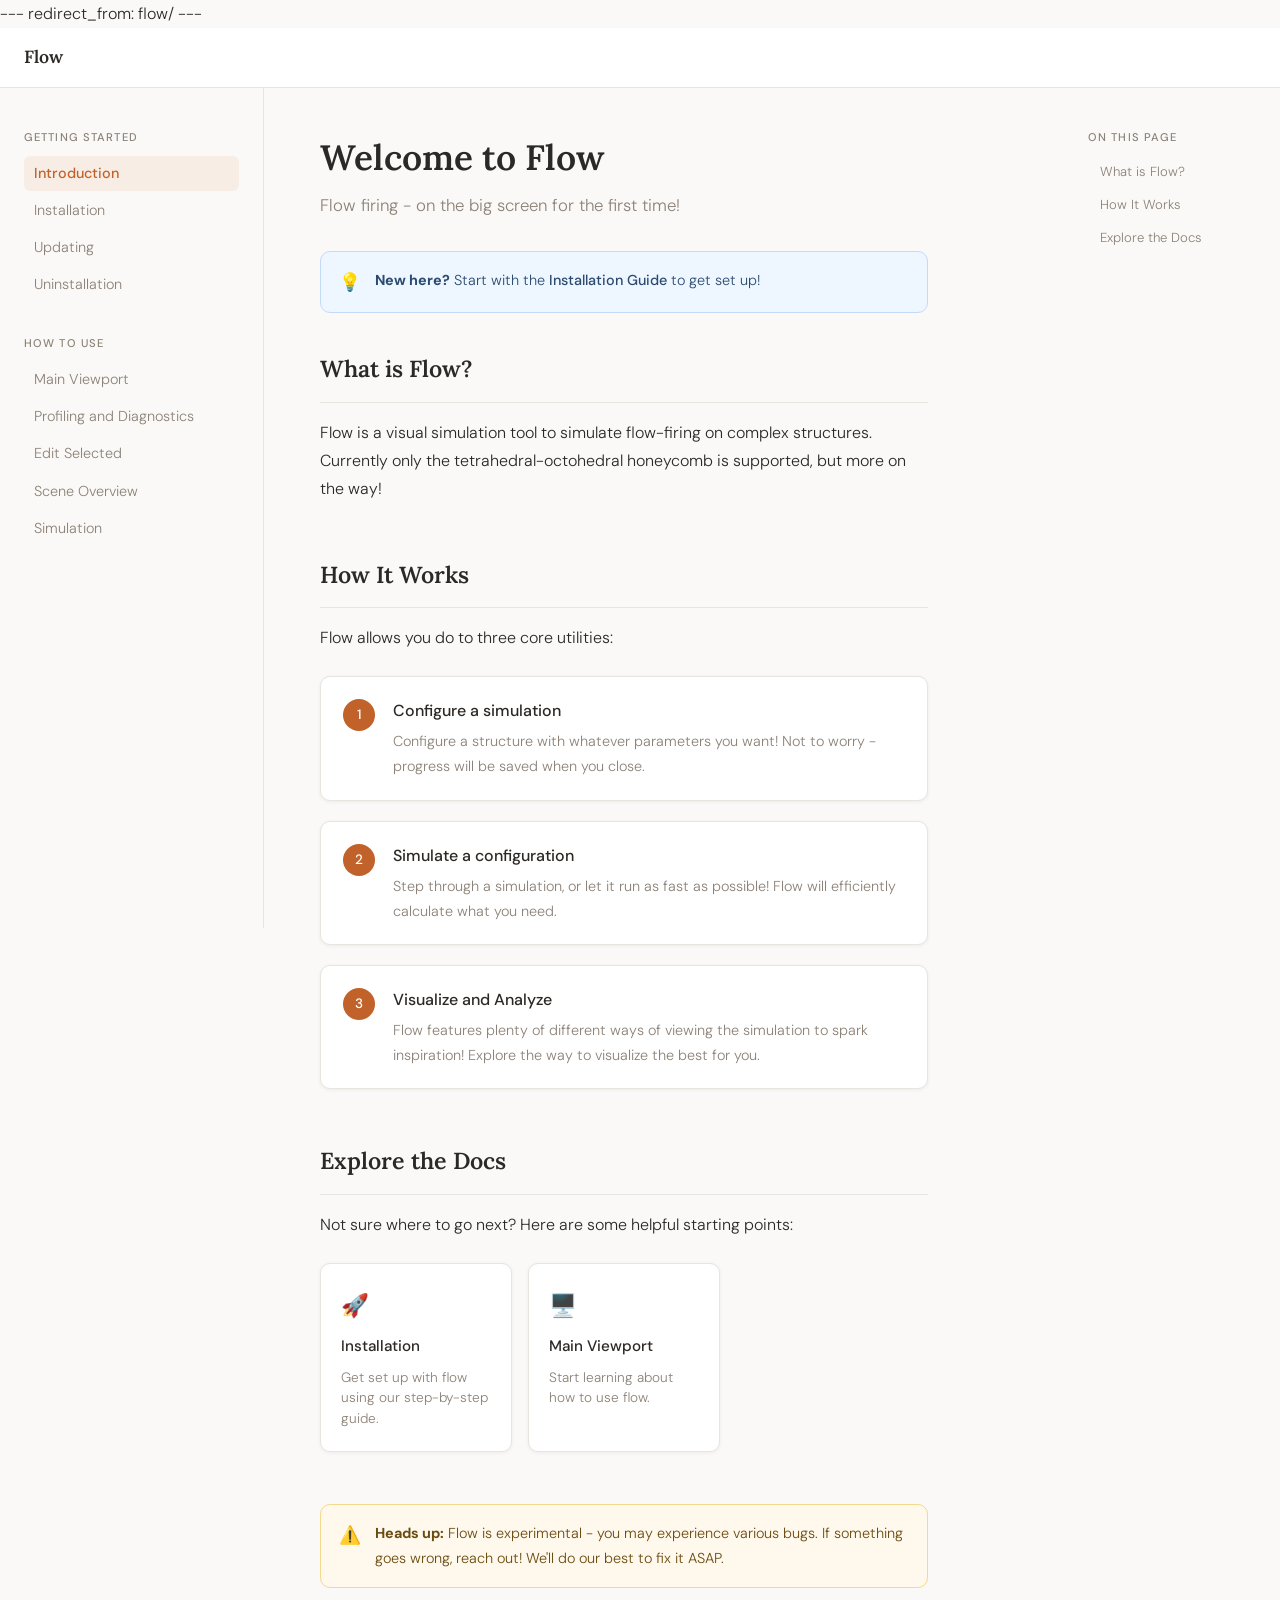
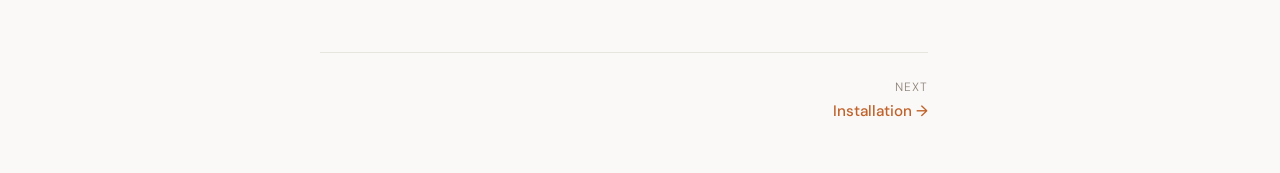
<file: index.html>
---
redirect_from: flow/
---

<!DOCTYPE html>
<html lang="en">
<head>
  <meta charset="UTF-8" />
  <meta name="viewport" content="width=device-width, initial-scale=1.0" />
  <title>Flow — Documentation</title>
  <link rel="stylesheet" href="flow.css" />
  <link rel="preconnect" href="https://fonts.googleapis.com" />
  <link rel="preconnect" href="https://fonts.gstatic.com" crossorigin />
  <link href="https://fonts.googleapis.com/css2?family=Lora:ital,wght@0,400;0,600;1,400&family=DM+Sans:wght@300;400;500&display=swap" rel="stylesheet" />
</head>
<body>

  <!-- ── Top Navigation ── -->
  <header class="topbar">
    <div class="topbar-inner">
      <a href="index.html" class="logo">
        <span class="logo-text">Flow</span>
      </a>
    </div>
  </header>

  <div class="layout">

    <!-- ── Sidebar ── -->
    <aside class="sidebar">
      <div class="sidebar-section">
        <p class="sidebar-label">Getting Started</p>
        <ul>
          <li><a href="flow.html" class="active">Introduction</a></li>
          <li><a href="installation.html">Installation</a></li>
          <li><a href="updating.html">Updating</a></li>
          <li><a href="uninstallation.html">Uninstallation</a></li>
        </ul>
      </div>
      <div class="sidebar-section">
        <p class="sidebar-label">How to Use</p>
        <ul>
          <li><a href="mainviewport.html">Main Viewport</a></li>
          <li><a href="profiling.html">Profiling and Diagnostics</a></li>
          <li><a href="editselected.html">Edit Selected</a></li>
          <li><a href="sceneoverview.html">Scene Overview</a></li>
          <li><a href="simulation.html">Simulation</a></li>
        </ul>
      </div>
    </aside>

    <!-- ── Main Content ── -->
    <main class="content">

      <!-- Page Header -->
      <div class="page-header">
        <h1>Welcome to Flow</h1>
        <p class="page-subtitle">Flow firing - on the big screen for the first time!</p>
      </div>

      <!-- Callout / Tip -->
      <div class="callout callout-tip">
        <span class="callout-icon">💡</span>
        <div>
          <strong>New here?</strong> Start with the <a href="installation.html">Installation Guide</a> to get set up!
        </div>
      </div>

      <!-- Section -->
      <section class="doc-section">
        <h2 id="what-is-flow">What is Flow?</h2>
        <p>
          Flow is a visual simulation tool to simulate flow-firing on complex structures. Currently only
          the tetrahedral-octohedral honeycomb is supported, but more on the way!
        </p>
      </section>

      <!-- Section with steps -->
      <section class="doc-section">
        <h2 id="how-it-works">How It Works</h2>
        <p>Flow allows you do to three core utilities:</p>

        <div class="steps">
          <div class="step">
            <div class="step-number">1</div>
            <div class="step-body">
              <h3>Configure a simulation</h3>
              <p>Configure a structure with whatever parameters you want! Not to worry - progress will be saved when you close.</p>
            </div>
          </div>
          <div class="step">
            <div class="step-number">2</div>
            <div class="step-body">
              <h3>Simulate a configuration</h3>
              <p>Step through a simulation, or let it run as fast as possible! Flow will efficiently calculate what you need.</p>
            </div>
          </div>
          <div class="step">
            <div class="step-number">3</div>
            <div class="step-body">
              <h3>Visualize and Analyze</h3>
              <p>Flow features plenty of different ways of viewing the simulation to spark inspiration! Explore the way to visualize the best for you.</p>
            </div>
          </div>
        </div>
      </section>

      <!-- Section with card grid -->
      <section class="doc-section">
        <h2 id="explore-the-docs">Explore the Docs</h2>
        <p>Not sure where to go next? Here are some helpful starting points:</p>

        <div class="card-grid">
          <a href="installation.html" class="card">
            <span class="card-icon">🚀</span>
            <h3>Installation</h3>
            <p>Get set up with flow using our step-by-step guide.</p>
          </a>
          <a href="mainviewport.html" class="card">
            <span class="card-icon">🖥️</span>
            <h3>Main Viewport</h3>
            <p>Start learning about how to use flow.</p>
          </a>
        </div>
      </section>

      <!-- Callout / Warning -->
      <div class="callout callout-warning">
        <span class="callout-icon">⚠️</span>
        <div>
          <strong>Heads up:</strong> Flow is experimental - you may experience various bugs. If something goes wrong, reach out! We'll do our best to fix it ASAP.
        </div>
      </div>

      <!-- Page footer nav -->
      <div class="page-nav">
        <div></div>
        <a href="installation.html" class="page-nav-next">
          <span class="page-nav-label">Next</span>
          <span class="page-nav-title">Installation →</span>
        </a>
      </div>

    </main>

    <!-- ── Right TOC ── -->
    <aside class="toc">
      <p class="toc-title">On this page</p>
      <ul>
        <li><a href="#what-is-flow">What is Flow?</a></li>
        <li><a href="#how-it-works">How It Works</a></li>
        <li><a href="#explore-the-docs">Explore the Docs</a></li>
      </ul>
    </aside>

  </div>

</body>
</html>
</file>
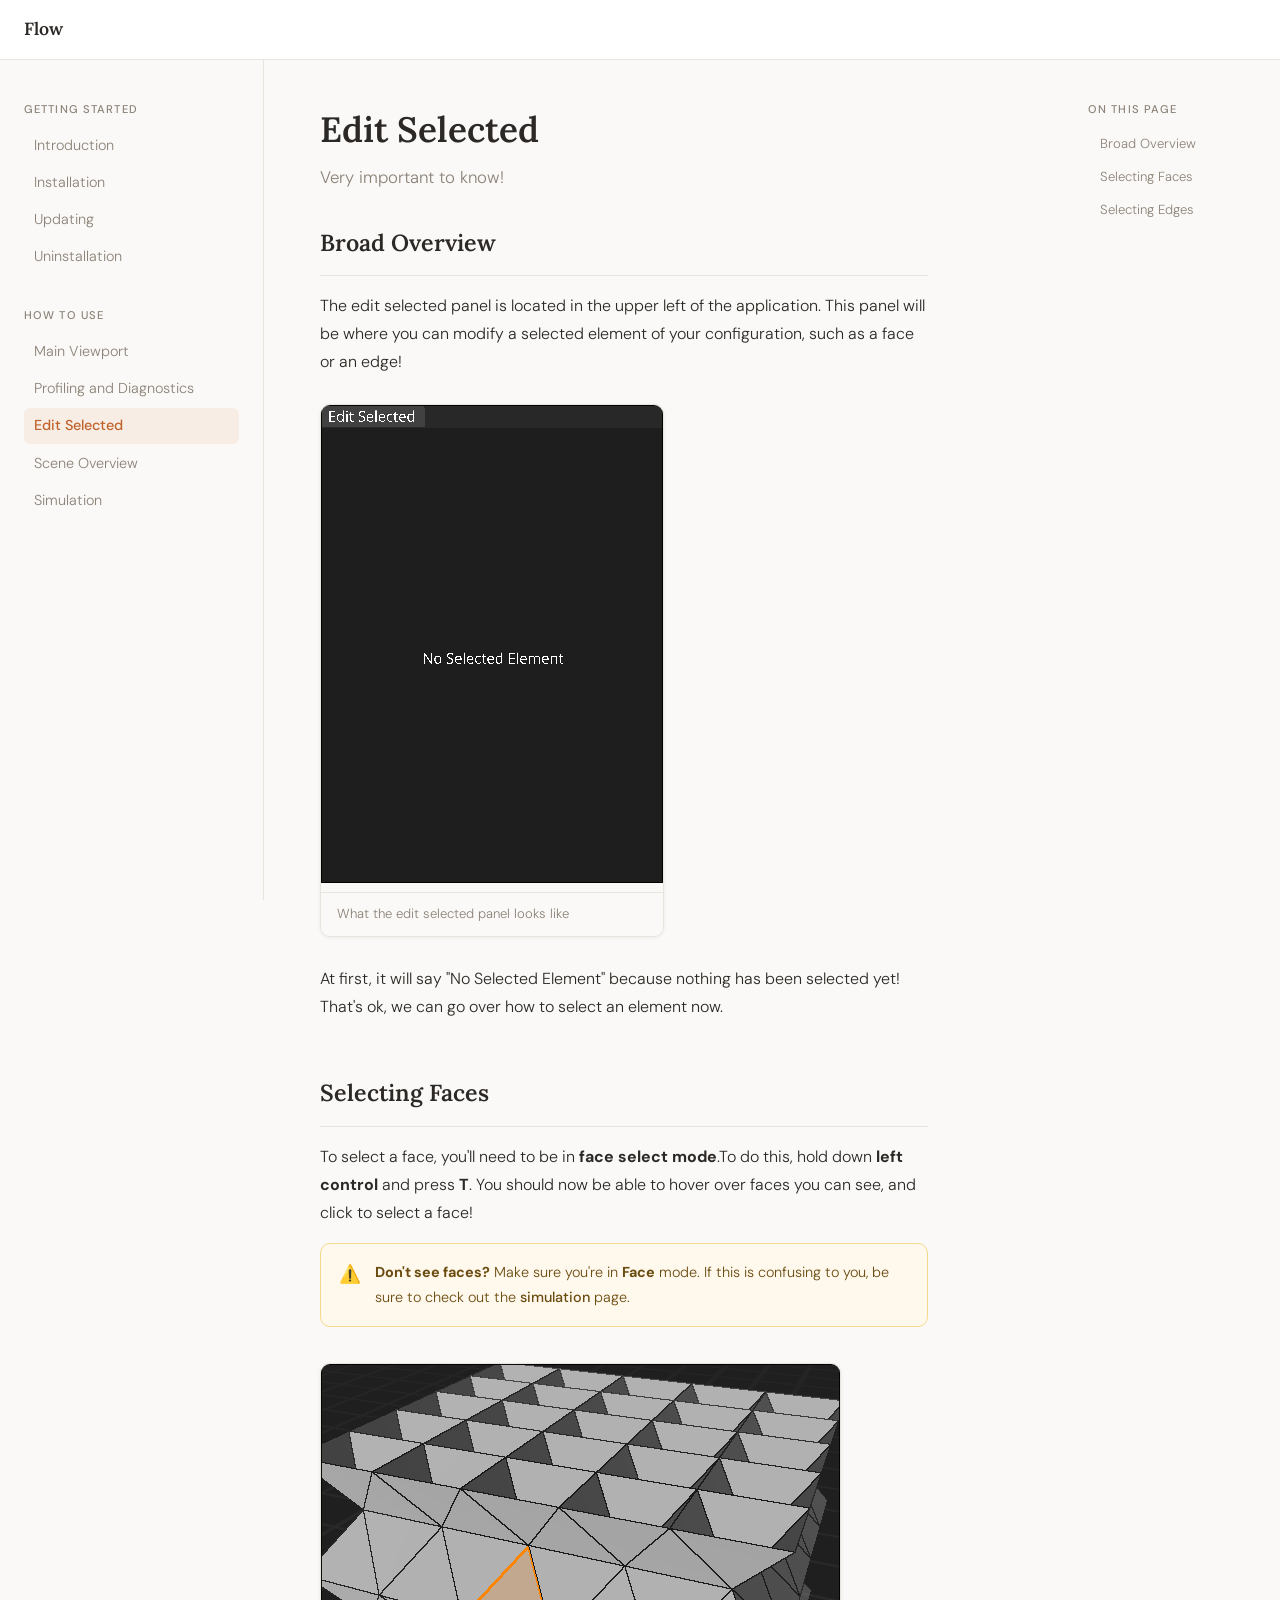
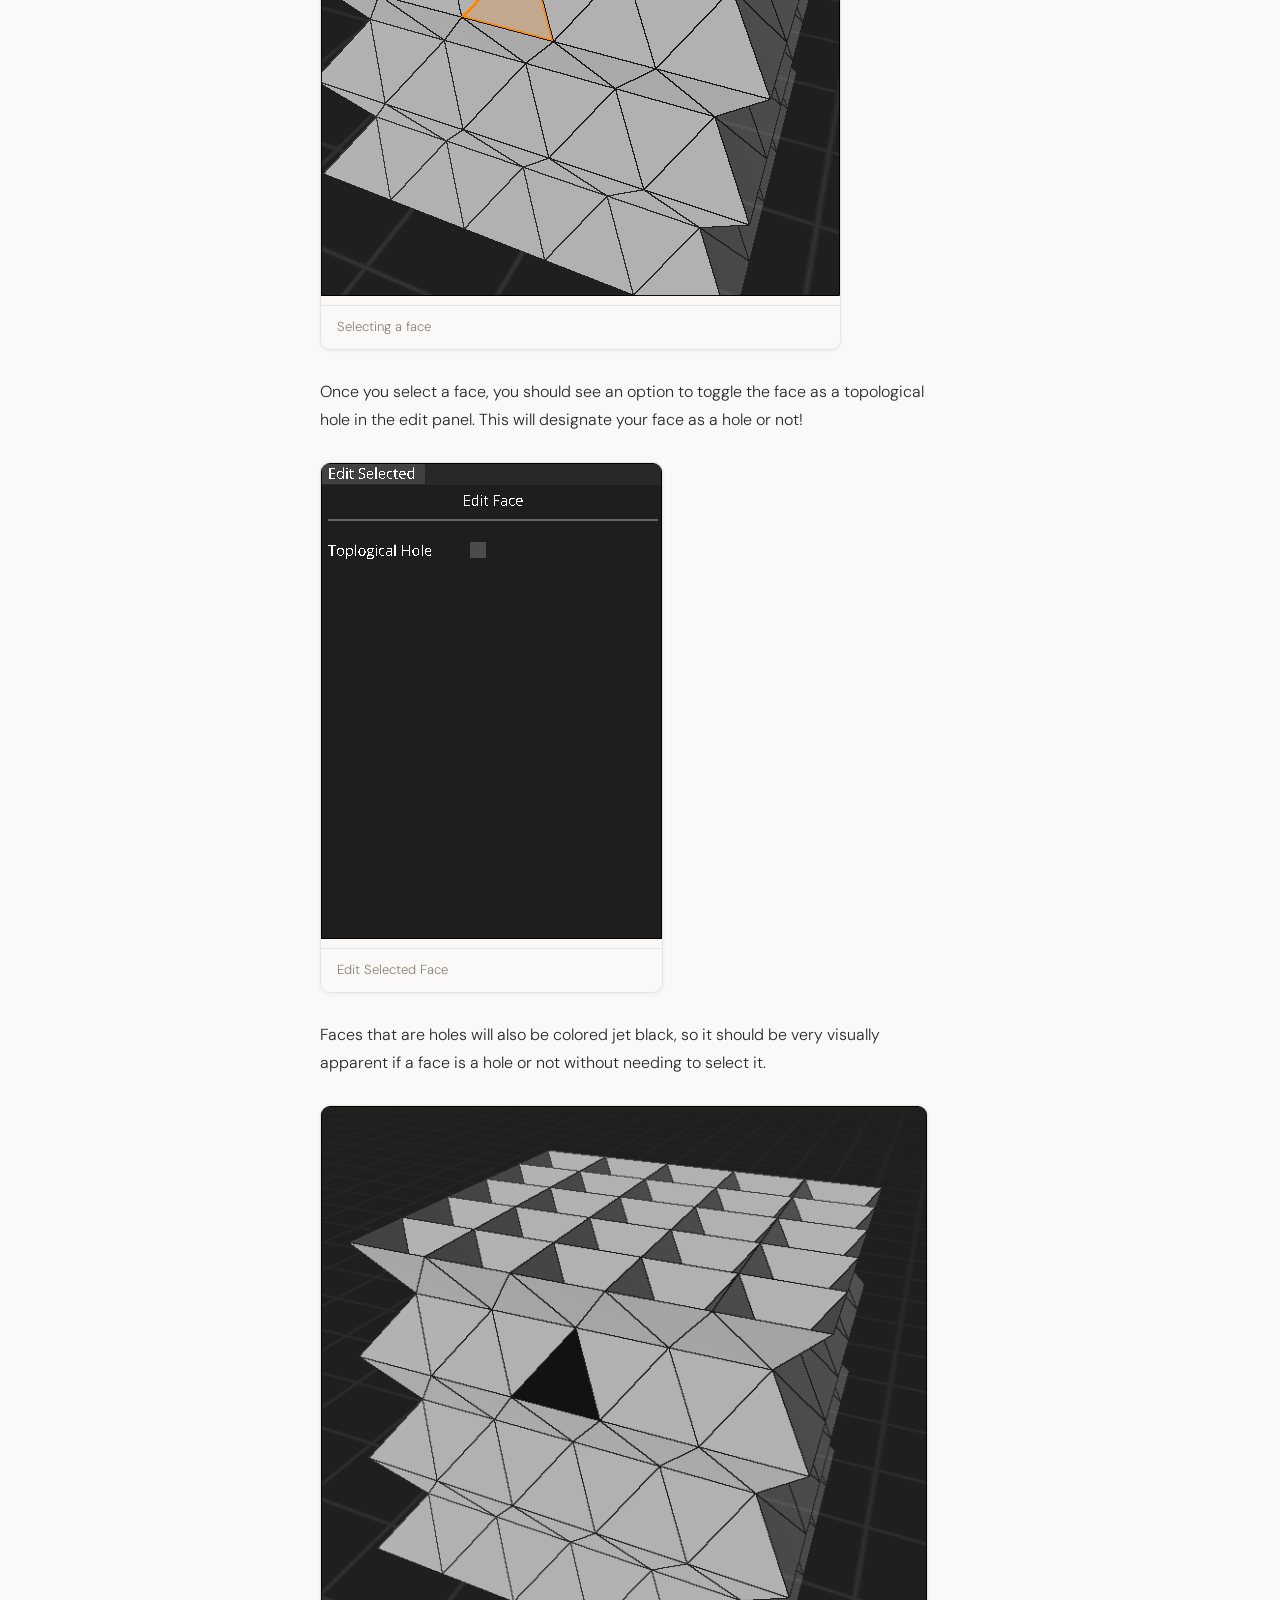
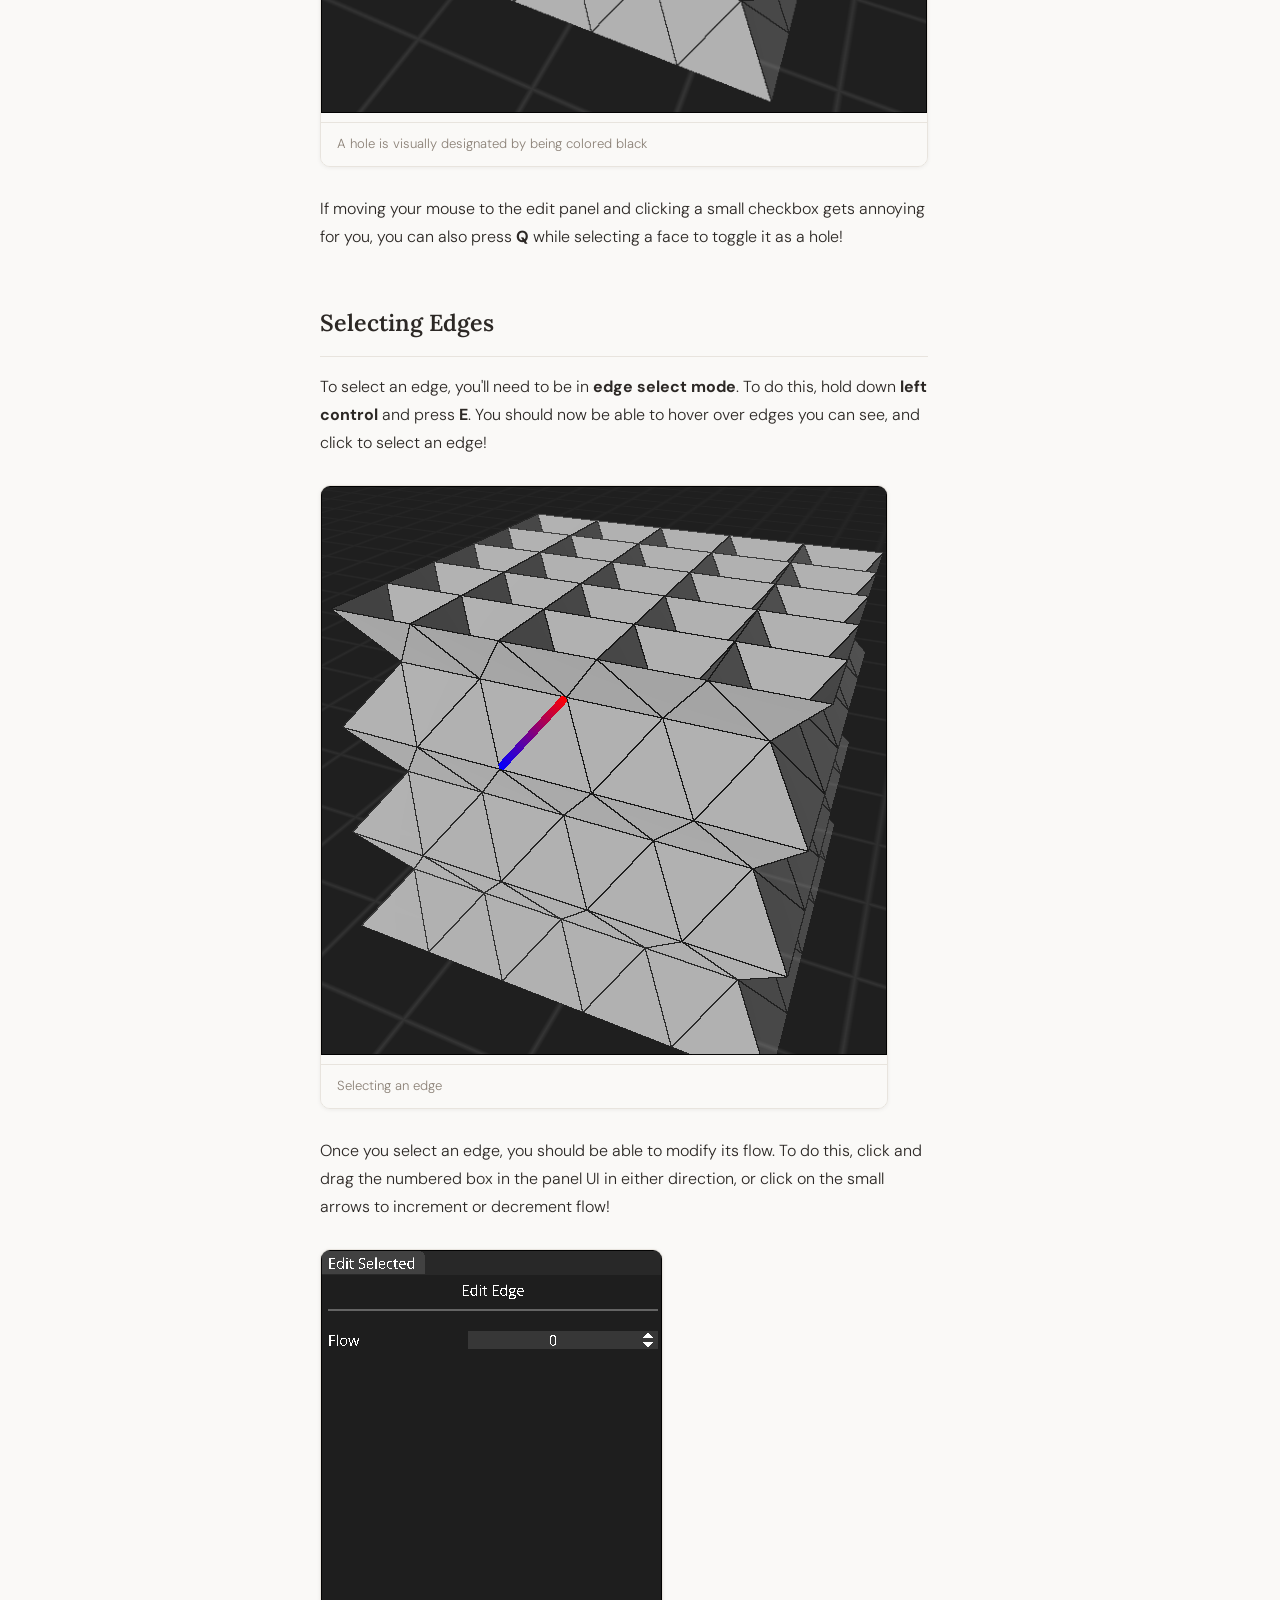
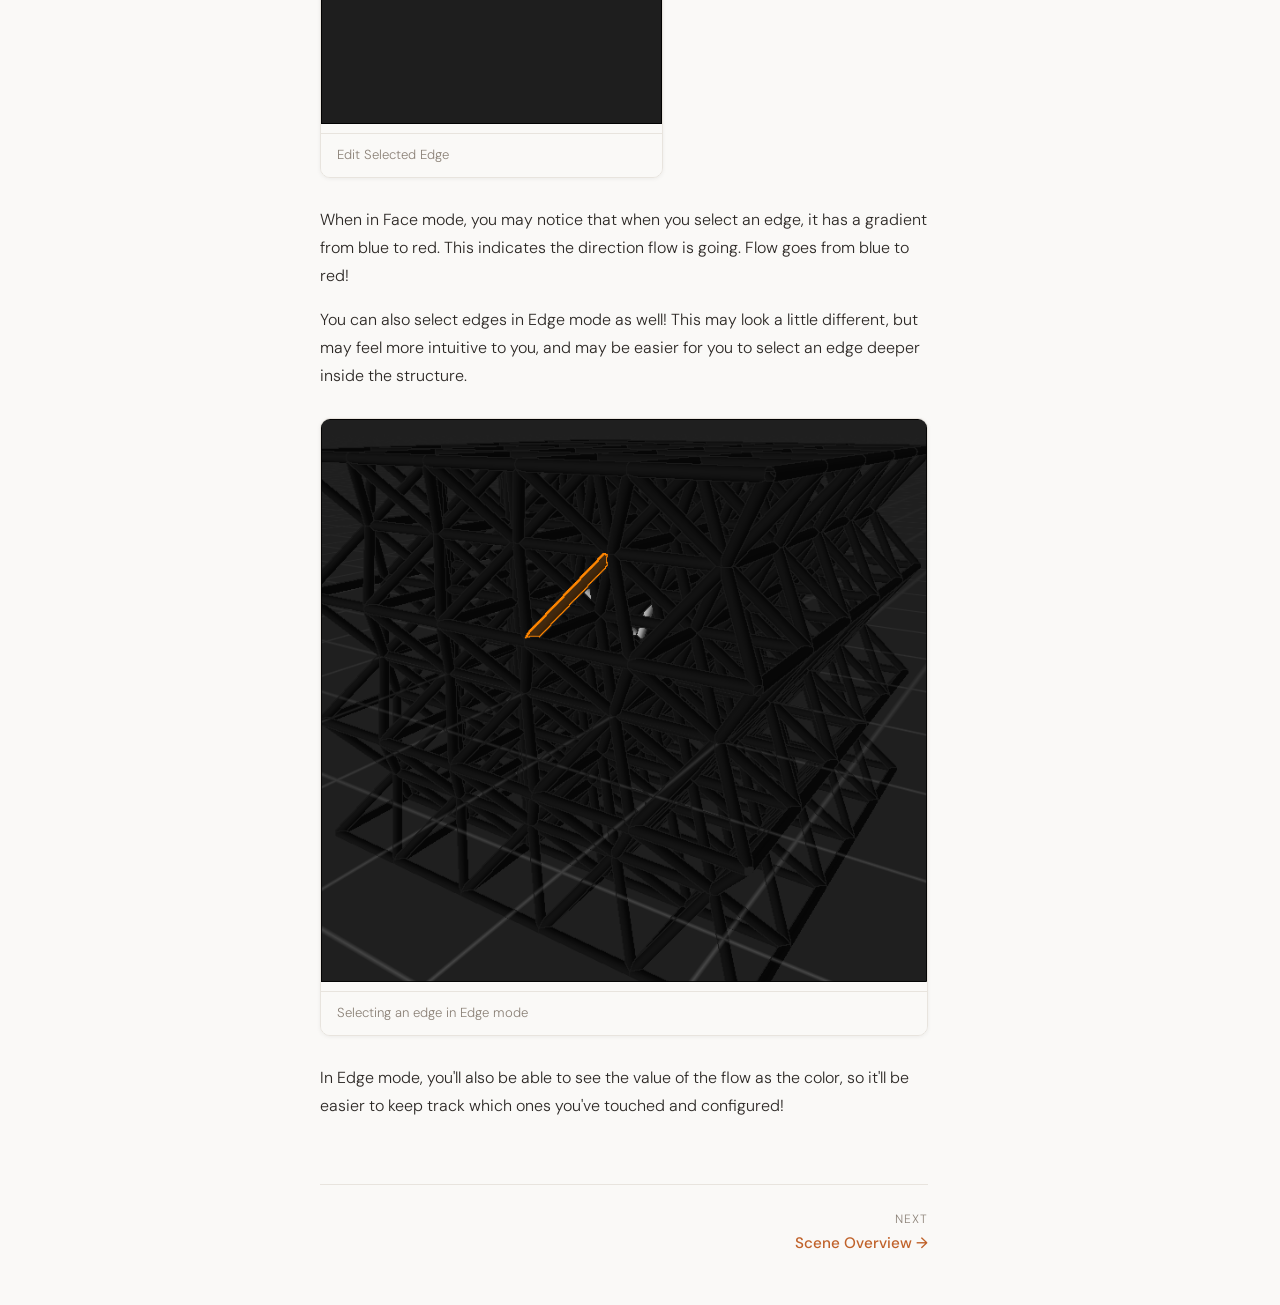
<file: editselected.html>
<!DOCTYPE html>
<html lang="en">
<head>
  <meta charset="UTF-8" />
  <meta name="viewport" content="width=device-width, initial-scale=1.0" />
  <title>Flow — Documentation</title>
  <link rel="stylesheet" href="flow.css" />
  <link rel="preconnect" href="https://fonts.googleapis.com" />
  <link rel="preconnect" href="https://fonts.gstatic.com" crossorigin />
  <link href="https://fonts.googleapis.com/css2?family=Lora:ital,wght@0,400;0,600;1,400&family=DM+Sans:wght@300;400;500&display=swap" rel="stylesheet" />
</head>
<body>

  <header class="topbar">
    <div class="topbar-inner">
      <a href="index.html" class="logo">
        <span class="logo-text">Flow</span>
      </a>
    </div>
  </header>

  <div class="layout">

    <aside class="sidebar">
      <div class="sidebar-section">
        <p class="sidebar-label">Getting Started</p>
        <ul>
          <li><a href="flow.html">Introduction</a></li>
          <li><a href="installation.html">Installation</a></li>
          <li><a href="updating.html">Updating</a></li>
          <li><a href="uninstallation.html">Uninstallation</a></li>
        </ul>
      </div>
      <div class="sidebar-section">
        <p class="sidebar-label">How to Use</p>
        <ul>
          <li><a href="mainviewport.html">Main Viewport</a></li>
          <li><a href="profiling.html">Profiling and Diagnostics</a></li>
          <li><a href="editselected.html" class="active">Edit Selected</a></li>
          <li><a href="sceneoverview.html">Scene Overview</a></li>
          <li><a href="simulation.html">Simulation</a></li>
        </ul>
      </div>
    </aside>

    <main class="content">

      <div class="page-header">
        <h1>Edit Selected</h1>
        <p class="page-subtitle">Very important to know!</p>
      </div>

      <section class="doc-section">
        <h2 id="broad-overview">Broad Overview</h2>
        <p>
          The edit selected panel is located in the upper left of the application. This panel will be
          where you can modify a selected element of your configuration, such as a face or an edge!
        </p>
        <figure class="doc-image">
          <img src="images/eselect.png"/>
          <figcaption>What the edit selected panel looks like</figcaption>
        </figure>
        <p>
          At first, it will say "No Selected Element" because nothing has been selected yet! That's ok,
          we can go over how to select an element now. 
        </p>
      </section>

      <section class="doc-section">
        <h2 id="selecting-faces">Selecting Faces</h2>
        <p>
          To select a face, you'll need to be in <strong>face select mode</strong>.To do this, hold down
          <strong>left control</strong> and press <strong>T</strong>. You should now be able to hover over
          faces you can see, and click to select a face!
        </p>
        <div class="callout callout-warning">
          <span class="callout-icon">⚠️</span>
          <div>
            <strong>Don't see faces?</strong> Make sure you're in <strong>Face</strong> mode. If this is confusing to you,
            be sure to check out the <strong><a href="simulation.html">simulation</a></strong> page.
          </div>
        </div>
        <figure class="doc-image">
          <img src="images/selectface.png"/>
          <figcaption>Selecting a face</figcaption>
        </figure>
        <p>
          Once you select a face, you should see an option to toggle the face as a topological hole in the edit
          panel. This will designate your face as a hole or not!
        </p>
        <figure class="doc-image">
          <img src="images/eface.png"/>
          <figcaption>Edit Selected Face</figcaption>
        </figure>
        <p>
          Faces that are holes will also be colored jet black,
          so it should be very visually apparent if a face is a hole or not without needing to select it.
        </p>
        <figure class="doc-image">
          <img src="images/hole.png"/>
          <figcaption>A hole is visually designated by being colored black</figcaption>
        </figure>
        <p>
          If moving your mouse to the edit panel and clicking a small checkbox gets annoying for you, you can also
          press <strong>Q</strong> while selecting a face to toggle it as a hole!
        </p>
      </section>

      <section class="doc-section">
        <h2 id="selecting-edges">Selecting Edges</h2>
        <p>
          To select an edge, you'll need to be in <strong>edge select mode</strong>. To do this, hold down
          <strong>left control</strong> and press <strong>E</strong>. You should now be able to hover over
          edges you can see, and click to select an edge!
        </p>
        <figure class="doc-image">
          <img src="images/selectedge.png"/>
          <figcaption>Selecting an edge</figcaption>
        </figure>
        <p>
          Once you select an edge, you should be able to modify its flow. To do this, click and drag the numbered box
          in the panel UI in either direction, or click on the small arrows to increment or decrement flow!
        </p>
        <figure class="doc-image">
          <img src="images/eedge.png"/>
          <figcaption>Edit Selected Edge</figcaption>
        </figure>
        <p>
          When in Face mode, you may notice that when you select an edge, it has a gradient from blue to red. This indicates the direction
          flow is going. Flow goes from blue to red!
        </p>
        <p>
          You can also select edges in Edge mode as well! This may look a little different, but may feel more intuitive to you, and may be
          easier for you to select an edge deeper inside the structure.
        </p>
        <figure class="doc-image">
          <img src="images/eselecte.png"/>
          <figcaption>Selecting an edge in Edge mode</figcaption>
        </figure>
        <p>
          In Edge mode, you'll also be able to see the value of the flow as the color, so it'll be easier to keep track which ones you've
          touched and configured!
        </p>
      </section>

      <div class="page-nav">
        <div></div>
        <a href="sceneoverview.html" class="page-nav-next">
          <span class="page-nav-label">Next</span>
          <span class="page-nav-title">Scene Overview →</span>
        </a>
      </div>

    </main>

    <aside class="toc">
      <p class="toc-title">On this page</p>
      <ul>
        <li><a href="#broad-overview">Broad Overview</a></li>
        <li><a href="#selecting-faces">Selecting Faces</a></li>
        <li><a href="#selecting-edges">Selecting Edges</a></li>
      </ul>
    </aside>

  </div>

</body>
</html>
</file>
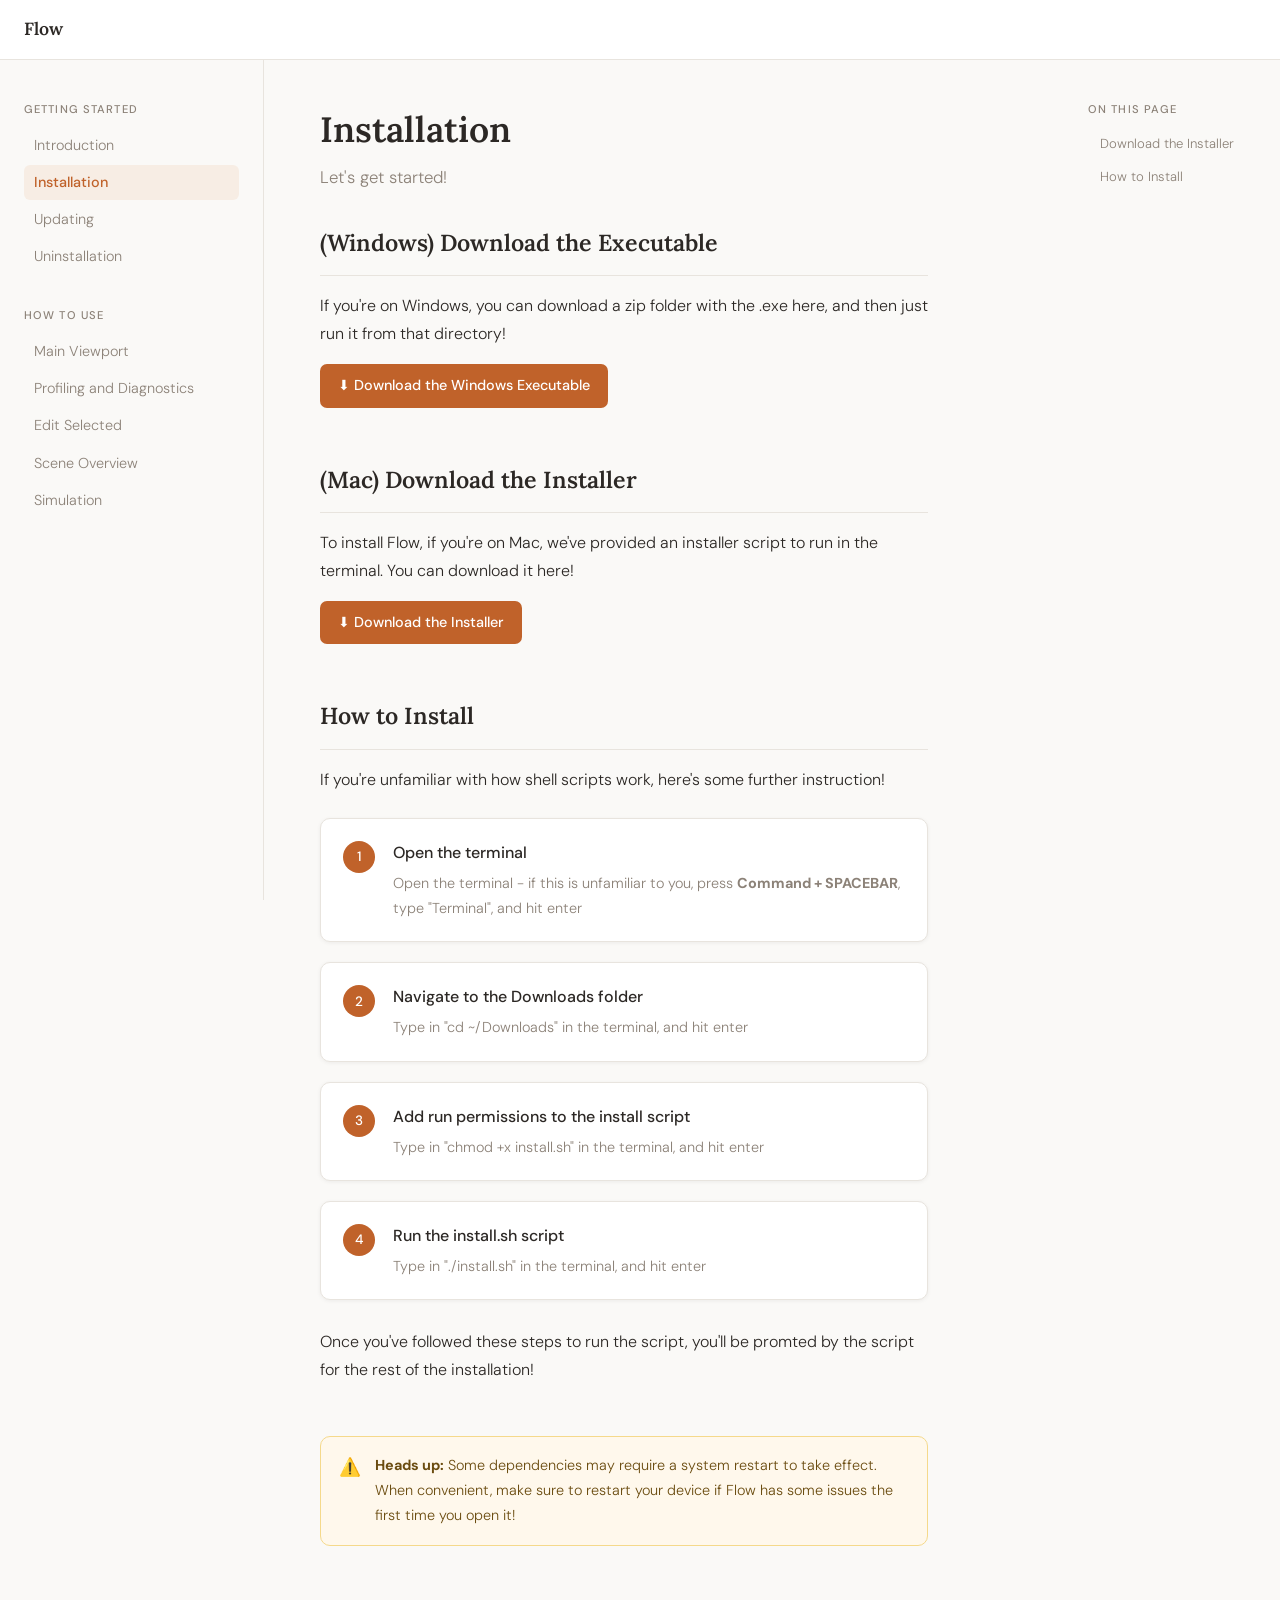
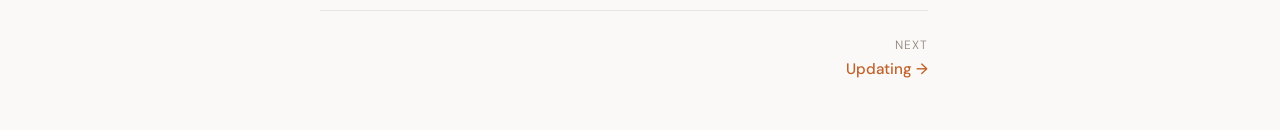
<file: installation.html>
<!DOCTYPE html>
<html lang="en">
<head>
  <meta charset="UTF-8" />
  <meta name="viewport" content="width=device-width, initial-scale=1.0" />
  <title>Flow — Documentation</title>
  <link rel="stylesheet" href="flow.css" />
  <link rel="preconnect" href="https://fonts.googleapis.com" />
  <link rel="preconnect" href="https://fonts.gstatic.com" crossorigin />
  <link href="https://fonts.googleapis.com/css2?family=Lora:ital,wght@0,400;0,600;1,400&family=DM+Sans:wght@300;400;500&display=swap" rel="stylesheet" />
</head>
<body>

  <!-- ── Top Navigation ── -->
  <header class="topbar">
    <div class="topbar-inner">
      <a href="index.html" class="logo">
        <span class="logo-text">Flow</span>
      </a>
    </div>
  </header>

  <div class="layout">

    <!-- ── Sidebar ── -->
    <aside class="sidebar">
      <div class="sidebar-section">
        <p class="sidebar-label">Getting Started</p>
        <ul>
          <li><a href="flow.html">Introduction</a></li>
          <li><a href="installation.html" class="active">Installation</a></li>
          <li><a href="updating.html">Updating</a></li>
          <li><a href="uninstallation.html">Uninstallation</a></li>
        </ul>
      </div>
      <div class="sidebar-section">
        <p class="sidebar-label">How to Use</p>
        <ul>
          <li><a href="mainviewport.html">Main Viewport</a></li>
          <li><a href="profiling.html">Profiling and Diagnostics</a></li>
          <li><a href="editselected.html">Edit Selected</a></li>
          <li><a href="sceneoverview.html">Scene Overview</a></li>
          <li><a href="simulation.html">Simulation</a></li>
        </ul>
      </div>
    </aside>

    <!-- ── Main Content ── -->
    <main class="content">

      <!-- Page Header -->
      <div class="page-header">
        <h1>Installation</h1>
        <p class="page-subtitle">Let's get started!</p>
      </div>

      <!-- Section -->
      <section class="doc-section">
        <h2 id="download-the-installer">(Windows) Download the Executable</h2>
        <p>
          If you're on Windows, you can download a zip folder with the .exe here, and then just run it from that directory!
        </p>
        <a href="https://github.com/JHeflinger/FlowFiring/releases/download/0.1.10/Flow-Windows.zip" class="btn-download" download>
          ⬇ Download the Windows Executable
        </a>
      </section>

      <!-- Section -->
      <section class="doc-section">
        <h2 id="download-the-installer">(Mac) Download the Installer</h2>
        <p>
          To install Flow, if you're on Mac, we've provided an installer script to run in the terminal. You can download it here!
        </p>
        <a href="install.sh" class="btn-download" download>
          ⬇ Download the Installer
        </a>
      </section>

      <!-- Section with steps -->
      <section class="doc-section">
        <h2 id="how-to-install">How to Install</h2>
        <p>If you're unfamiliar with how shell scripts work, here's some further instruction!</p>

        <div class="steps">
          <div class="step">
            <div class="step-number">1</div>
            <div class="step-body">
              <h3>Open the terminal</h3>
              <p>Open the terminal - if this is unfamiliar to you, press <strong>Command + SPACEBAR</strong>, type "Terminal", and hit enter</p>
            </div>
          </div>
          <div class="step">
            <div class="step-number">2</div>
            <div class="step-body">
              <h3>Navigate to the Downloads folder</h3>
              <p>Type in "cd ~/Downloads" in the terminal, and hit enter</p>
            </div>
          </div>
          <div class="step">
            <div class="step-number">3</div>
            <div class="step-body">
              <h3>Add run permissions to the install script</h3>
              <p>Type in "chmod +x install.sh" in the terminal, and hit enter</p>
            </div>
          </div>
          <div class="step">
            <div class="step-number">4</div>
            <div class="step-body">
              <h3>Run the install.sh script</h3>
              <p>Type in "./install.sh" in the terminal, and hit enter</p>
            </div>
          </div>
        </div>
        <br>
        <p>Once you've followed these steps to run the script, you'll be promted by the script for the rest of the installation!</p>
      </section>

      <!-- Callout / Warning -->
      <div class="callout callout-warning">
        <span class="callout-icon">⚠️</span>
        <div>
          <strong>Heads up:</strong> Some dependencies may require a system restart to take effect. When convenient, make sure to restart your device
          if Flow has some issues the first time you open it!
        </div>
      </div>

      <!-- Page footer nav -->
      <div class="page-nav">
        <div></div>
        <a href="updating.html" class="page-nav-next">
          <span class="page-nav-label">Next</span>
          <span class="page-nav-title">Updating →</span>
        </a>
      </div>

    </main>

    <!-- ── Right TOC ── -->
    <aside class="toc">
      <p class="toc-title">On this page</p>
      <ul>
        <li><a href="#download-the-installer">Download the Installer</a></li>
        <li><a href="#how-to-install">How to Install</a></li>
      </ul>
    </aside>

  </div>

</body>
</html>
</file>
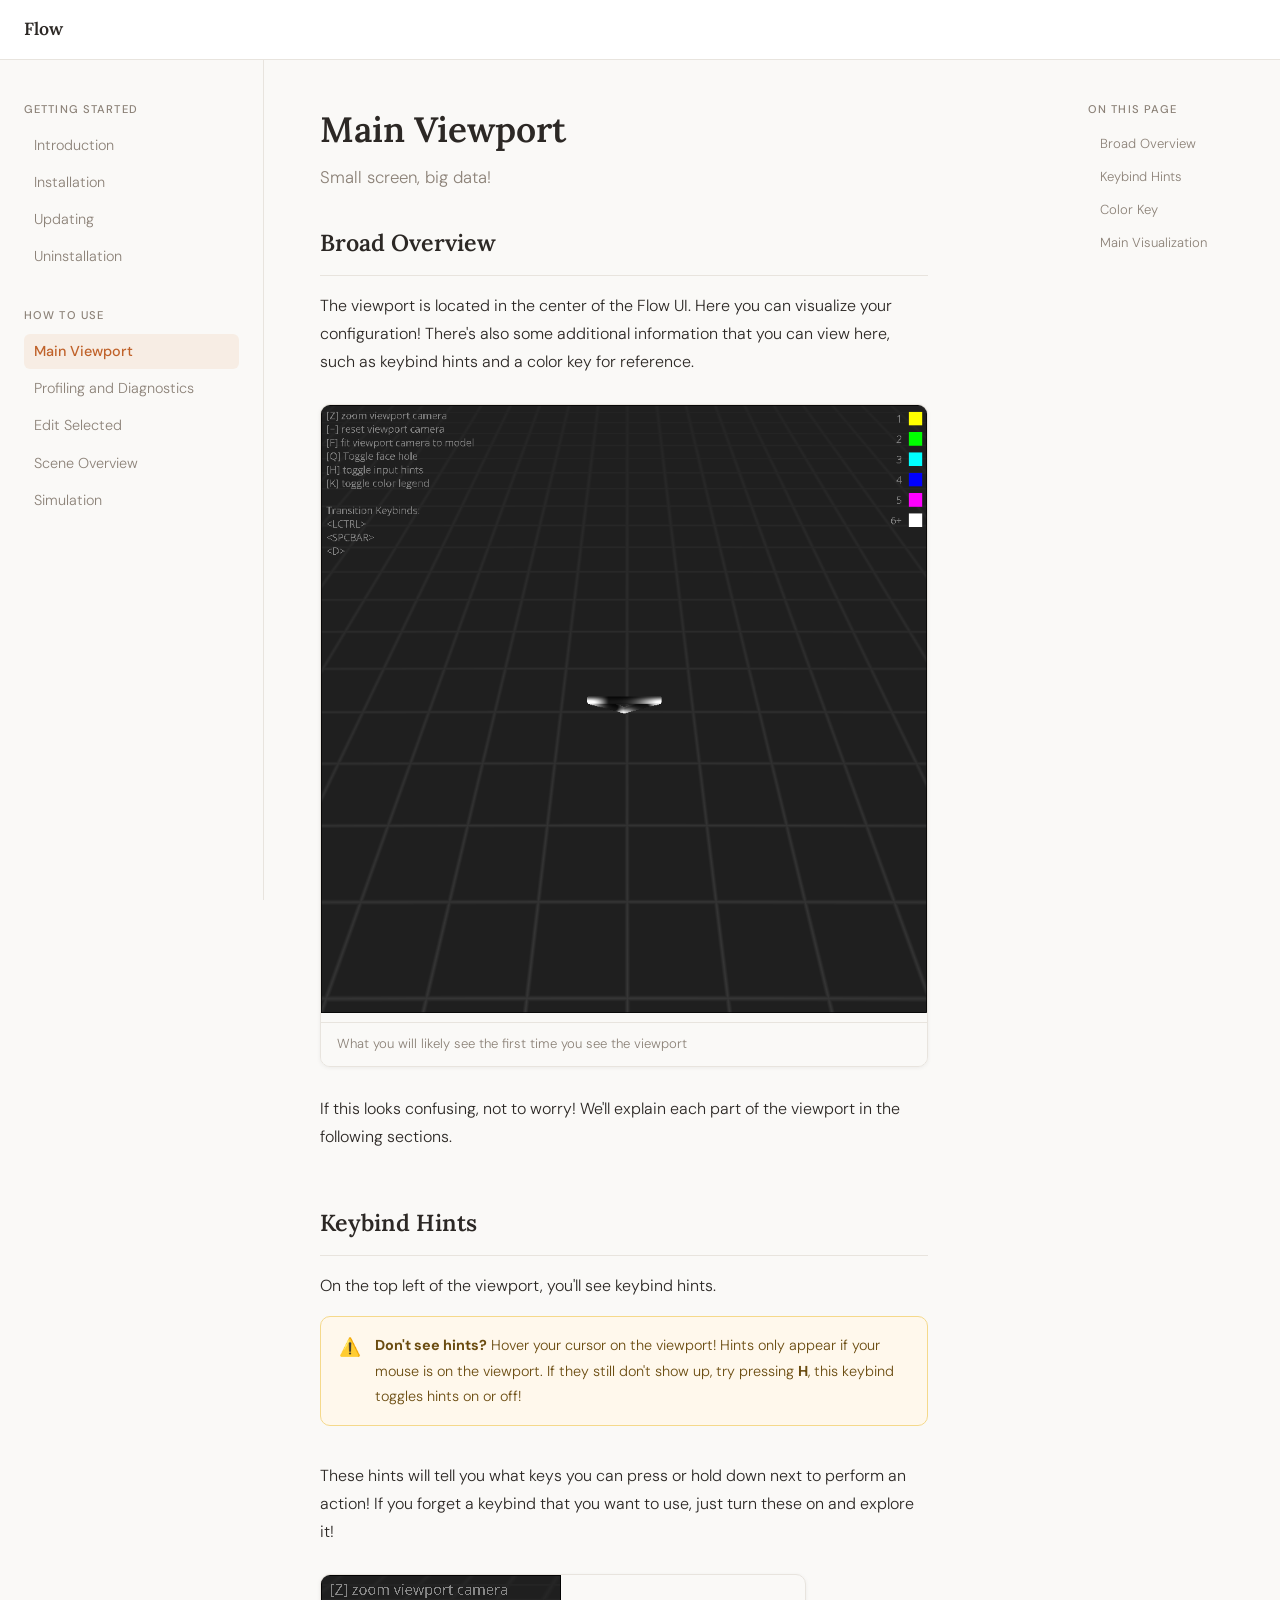
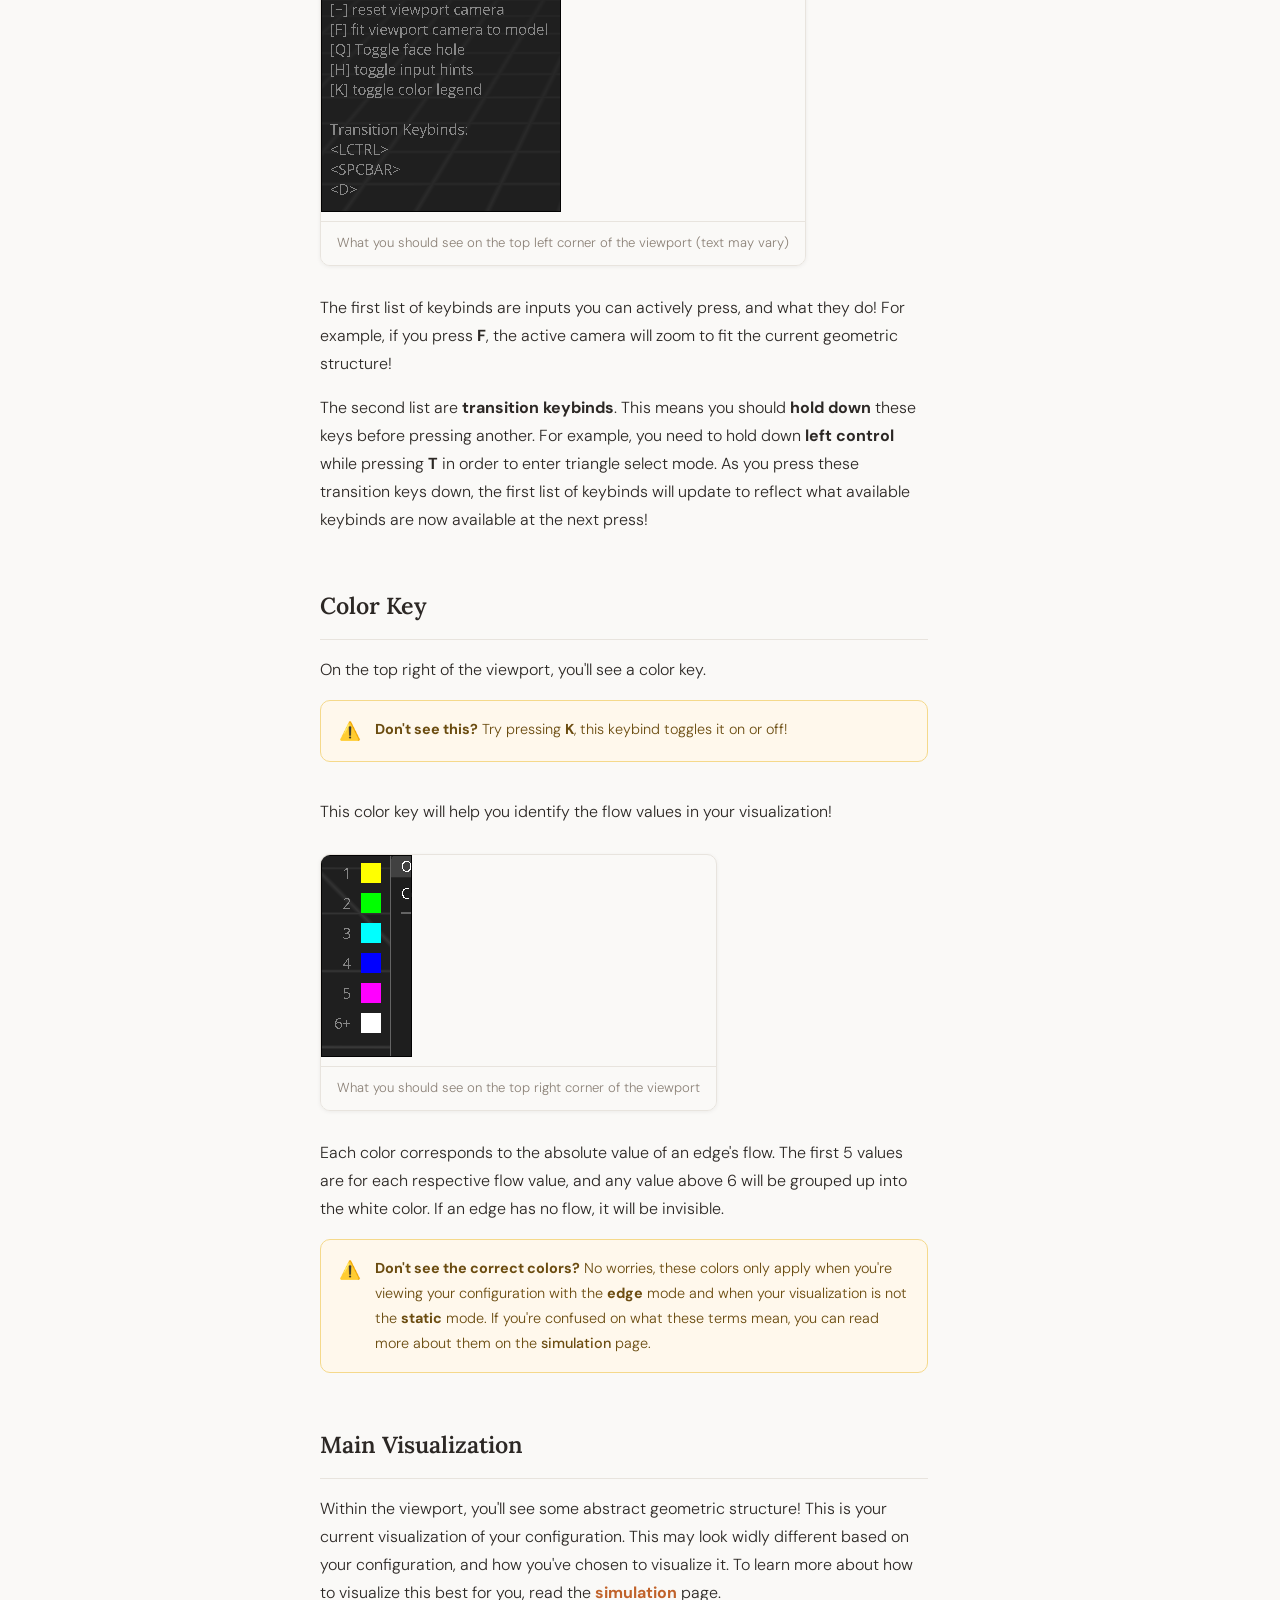
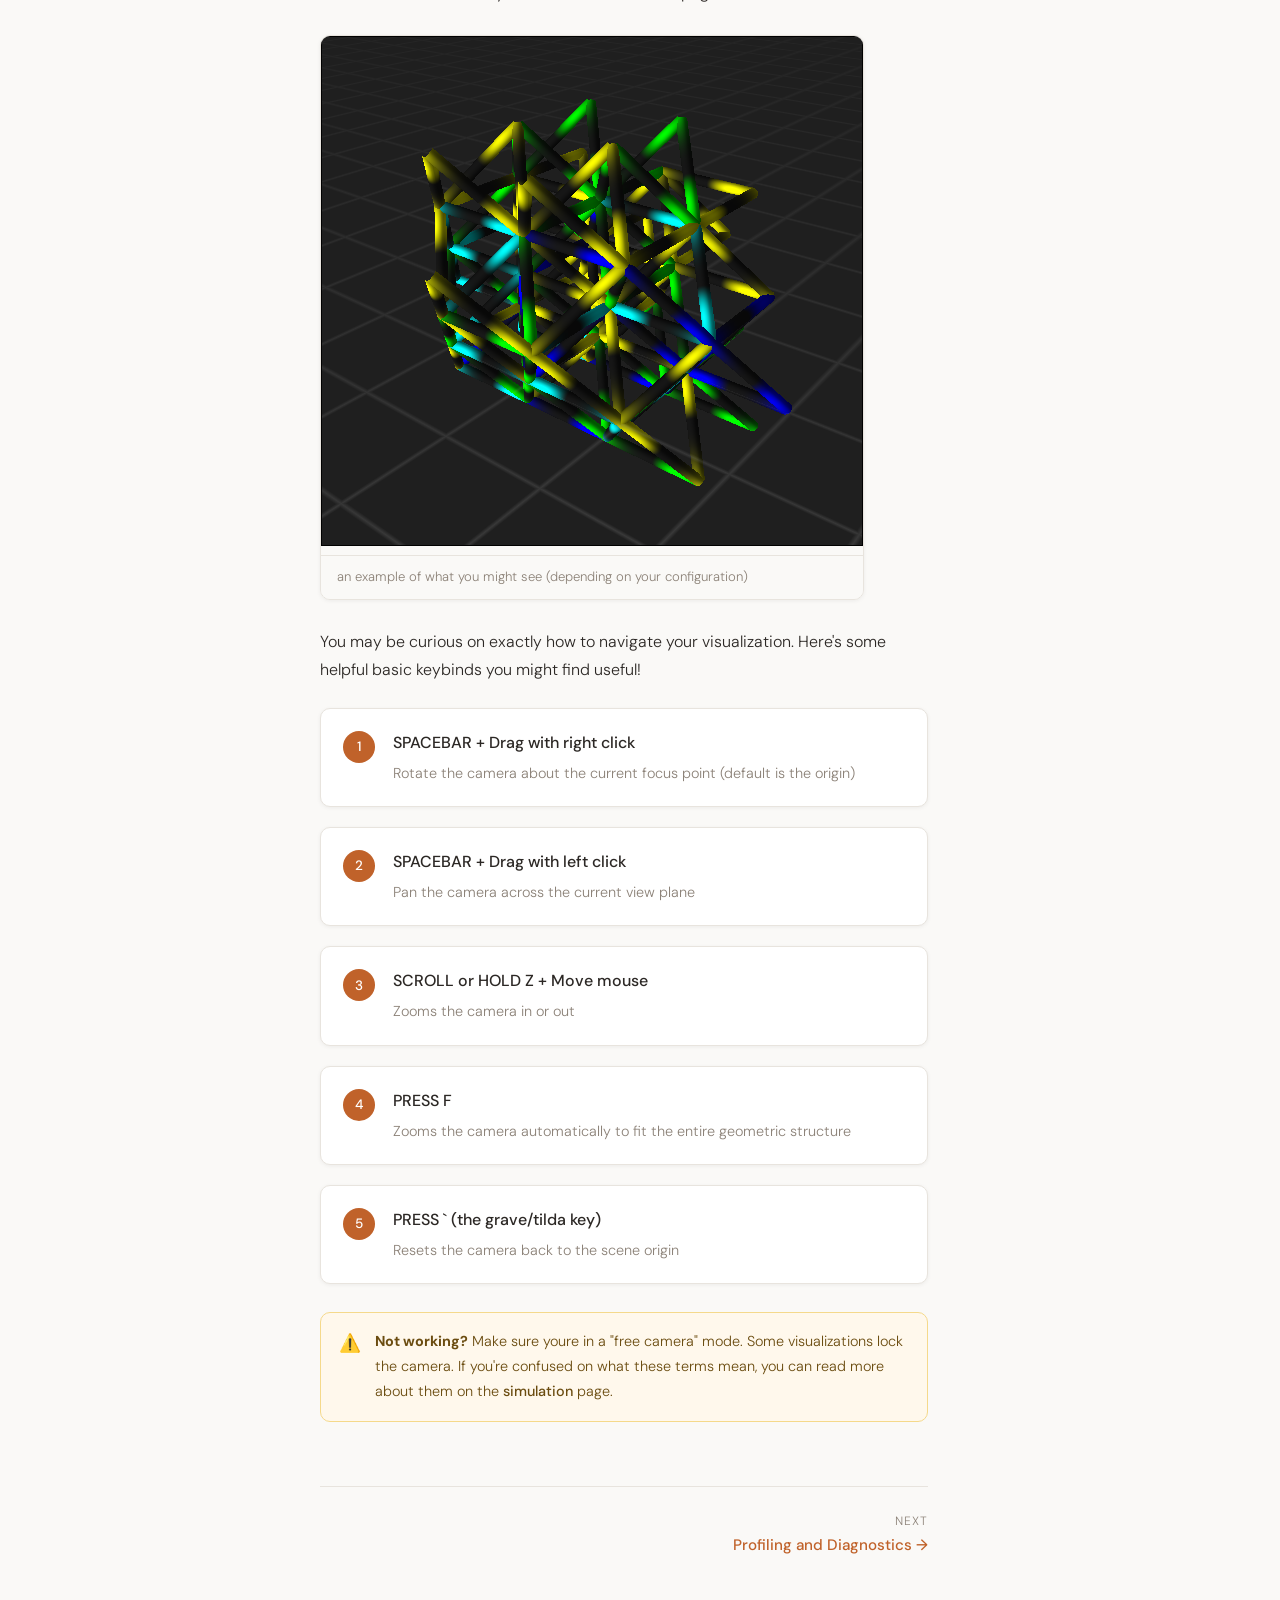
<file: mainviewport.html>
<!DOCTYPE html>
<html lang="en">
<head>
  <meta charset="UTF-8" />
  <meta name="viewport" content="width=device-width, initial-scale=1.0" />
  <title>Flow — Documentation</title>
  <link rel="stylesheet" href="flow.css" />
  <link rel="preconnect" href="https://fonts.googleapis.com" />
  <link rel="preconnect" href="https://fonts.gstatic.com" crossorigin />
  <link href="https://fonts.googleapis.com/css2?family=Lora:ital,wght@0,400;0,600;1,400&family=DM+Sans:wght@300;400;500&display=swap" rel="stylesheet" />
</head>
<body>

  <header class="topbar">
    <div class="topbar-inner">
      <a href="index.html" class="logo">
        <span class="logo-text">Flow</span>
      </a>
    </div>
  </header>

  <div class="layout">

    <aside class="sidebar">
      <div class="sidebar-section">
        <p class="sidebar-label">Getting Started</p>
        <ul>
          <li><a href="flow.html">Introduction</a></li>
          <li><a href="installation.html">Installation</a></li>
          <li><a href="updating.html">Updating</a></li>
          <li><a href="uninstallation.html">Uninstallation</a></li>
        </ul>
      </div>
      <div class="sidebar-section">
        <p class="sidebar-label">How to Use</p>
        <ul>
          <li><a href="mainviewport.html" class="active">Main Viewport</a></li>
          <li><a href="profiling.html">Profiling and Diagnostics</a></li>
          <li><a href="editselected.html">Edit Selected</a></li>
          <li><a href="sceneoverview.html">Scene Overview</a></li>
          <li><a href="simulation.html">Simulation</a></li>
        </ul>
      </div>
    </aside>

    <main class="content">

      <div class="page-header">
        <h1>Main Viewport</h1>
        <p class="page-subtitle">Small screen, big data!</p>
      </div>

      <section class="doc-section">
        <h2 id="broad-overview">Broad Overview</h2>
        <p>
          The viewport is located in the center of the Flow UI. Here you can visualize your
          configuration! There's also some additional information that you can view here, such as
          keybind hints and a color key for reference.
        </p>
        <figure class="doc-image">
          <img src="images/viewport.png"/>
          <figcaption>What you will likely see the first time you see the viewport</figcaption>
        </figure>
        <p>
          If this looks confusing, not to worry! We'll explain each part of the viewport in the following
          sections.
        </p>
      </section>

      <section class="doc-section">
        <h2 id="keybind-hints">Keybind Hints</h2>
        <p>
          On the top left of the viewport, you'll see keybind hints.
        </p>
        <div class="callout callout-warning">
          <span class="callout-icon">⚠️</span>
          <div>
            <strong>Don't see hints?</strong> Hover your cursor on the viewport! Hints only appear if your mouse is on the viewport. If they still
            don't show up, try pressing <strong>H</strong>, this keybind toggles hints on or off!
          </div>
        </div>
        <p>
          These hints will tell you what keys you can press or hold down next to perform an action! If you forget a keybind
          that you want to use, just turn these on and explore it!
        </p>
        <figure class="doc-image">
          <img src="images/hints.png"/>
          <figcaption>What you should see on the top left corner of the viewport (text may vary)</figcaption>
        </figure>
        <p>
          The first list of keybinds are inputs you can actively press, and what they do! For example,
          if you press <strong>F</strong>, the active camera will zoom to fit the current geometric structure!
        </p>
        <p>
          The second list are <strong>transition keybinds</strong>. This means you should <strong>hold down</strong>
          these keys before pressing another. For example, you need to hold down <strong>left control</strong> while pressing
          <strong>T</strong> in order to enter triangle select mode. As you press these transition keys down, the first list of
          keybinds will update to reflect what available keybinds are now available at the next press!
        </p>
      </section>

      <section class="doc-section">
        <h2 id="color-key">Color Key</h2>
        <p>
          On the top right of the viewport, you'll see a color key.
        </p>
        <div class="callout callout-warning">
          <span class="callout-icon">⚠️</span>
          <div>
            <strong>Don't see this?</strong> Try pressing <strong>K</strong>, this keybind toggles it on or off!
          </div>
        </div>
        <p>
          This color key will help you identify the flow values in your visualization!
        </p>
        <figure class="doc-image">
          <img src="images/key.png"/>
          <figcaption>What you should see on the top right corner of the viewport</figcaption>
        </figure>
        <p>
          Each color corresponds to the absolute value of an edge's flow. The first 5 values are for each respective
          flow value, and any value above 6 will be grouped up into the white color. If an edge has no flow, it will be
          invisible.
        </p>
        <div class="callout callout-warning">
          <span class="callout-icon">⚠️</span>
          <div>
            <strong>Don't see the correct colors?</strong> No worries, these colors only apply when you're viewing your configuration
            with the <strong>edge</strong> mode and when your visualization is not the <strong>static</strong> mode. If you're confused
            on what these terms mean, you can read more about them on the <strong><a href="simulation.html">simulation</a></strong> page.
          </div>
        </div>
      </section>

      <section class="doc-section">
        <h2 id="main-visualization">Main Visualization</h2>
        <p>
          Within the viewport, you'll see some abstract geometric structure! This is your current visualization
          of your configuration. This may look widly different based on your configuration, and how you've chosen
          to visualize it. To learn more about how to visualize this best for you, read the <strong><a href="simulation.html">simulation</a></strong> page.
        </p>
        <figure class="doc-image">
          <img src="images/vis.png"/>
          <figcaption>an example of what you might see (depending on your configuration)</figcaption>
        </figure>
        <p>
          You may be curious on exactly how to navigate your visualization. Here's some helpful basic keybinds you might
          find useful!
        </p>
        <div class="steps">
          <div class="step">
            <div class="step-number">1</div>
            <div class="step-body">
              <h3>SPACEBAR + Drag with right click</h3>
              <p>Rotate the camera about the current focus point (default is the origin)</p>
            </div>
          </div>
          <div class="step">
            <div class="step-number">2</div>
            <div class="step-body">
              <h3>SPACEBAR + Drag with left click</h3>
              <p>Pan the camera across the current view plane</p>
            </div>
          </div>
          <div class="step">
            <div class="step-number">3</div>
            <div class="step-body">
              <h3>SCROLL or HOLD Z + Move mouse</h3>
              <p>Zooms the camera in or out</p>
            </div>
          </div>
          <div class="step">
            <div class="step-number">4</div>
            <div class="step-body">
              <h3>PRESS F</h3>
              <p>Zooms the camera automatically to fit the entire geometric structure</p>
            </div>
          </div>
          <div class="step">
            <div class="step-number">5</div>
            <div class="step-body">
              <h3>PRESS ` (the grave/tilda key)</h3>
              <p>Resets the camera back to the scene origin</p>
            </div>
          </div>
        </div>
        <br>
        <div class="callout callout-warning">
          <span class="callout-icon">⚠️</span>
          <div>
            <strong>Not working?</strong> Make sure youre in a "free camera" mode. Some visualizations lock the camera. If you're confused
            on what these terms mean, you can read more about them on the <strong><a href="simulation.html">simulation</a></strong> page.
          </div>
        </div>
      </section>

      <div class="page-nav">
        <div></div>
        <a href="profiling.html" class="page-nav-next">
          <span class="page-nav-label">Next</span>
          <span class="page-nav-title">Profiling and Diagnostics →</span>
        </a>
      </div>

    </main>

    <aside class="toc">
      <p class="toc-title">On this page</p>
      <ul>
        <li><a href="#broad-overview">Broad Overview</a></li>
        <li><a href="#keybind-hints">Keybind Hints</a></li>
        <li><a href="#color-key">Color Key</a></li>
        <li><a href="#main-visualization">Main Visualization</a></li>
      </ul>
    </aside>

  </div>

</body>
</html>
</file>
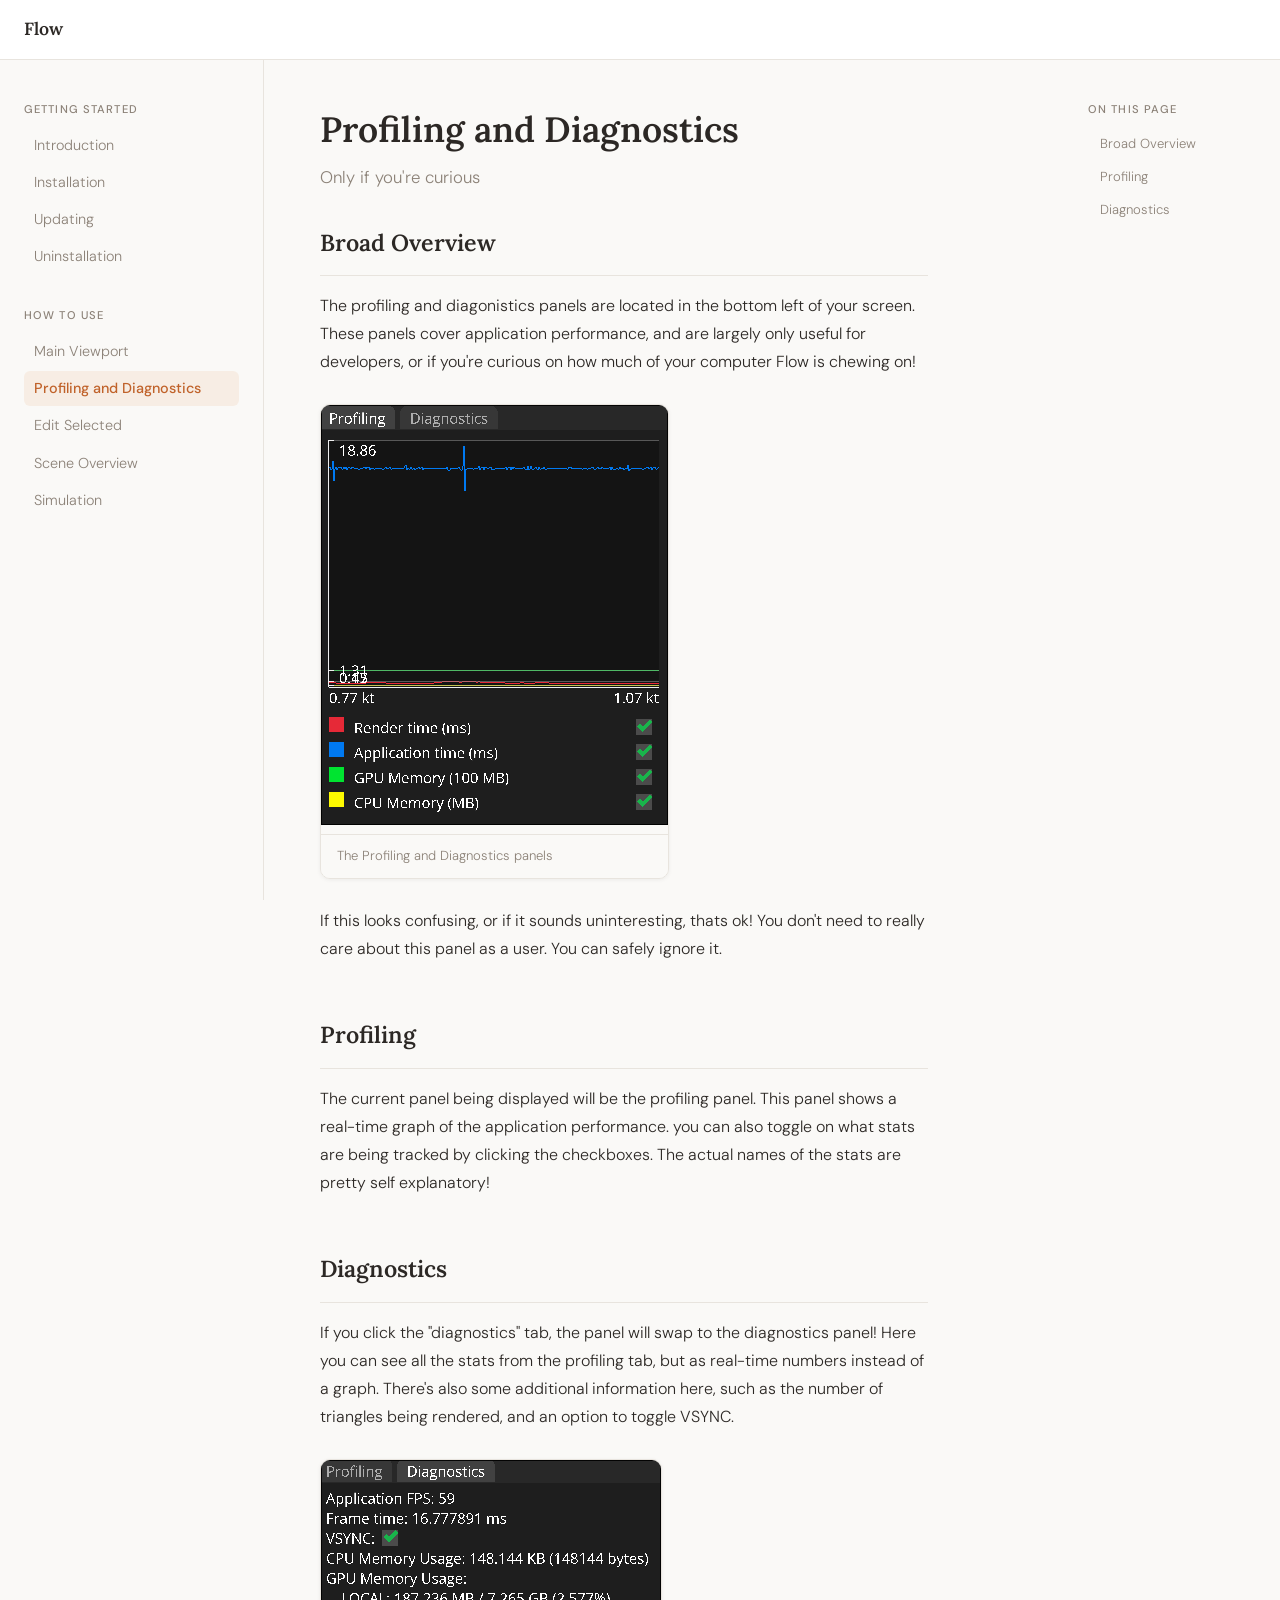
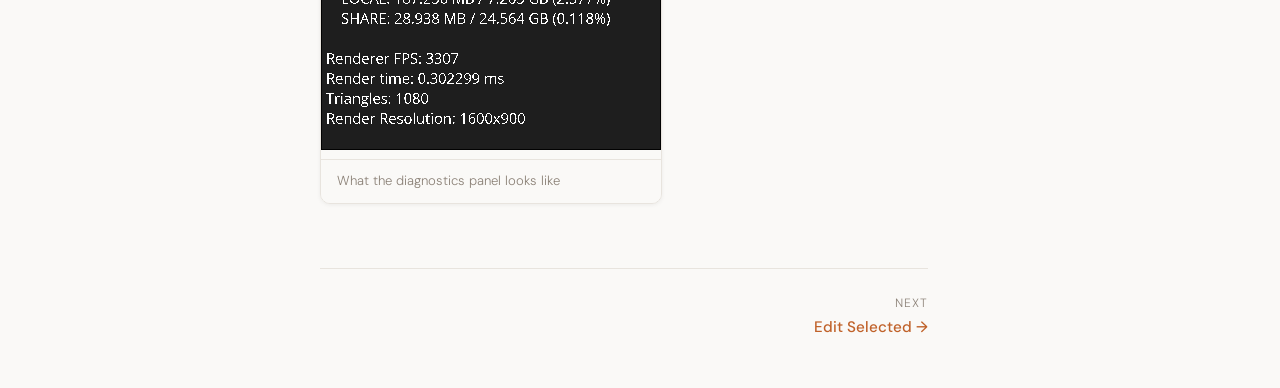
<file: profiling.html>
<!DOCTYPE html>
<html lang="en">
<head>
  <meta charset="UTF-8" />
  <meta name="viewport" content="width=device-width, initial-scale=1.0" />
  <title>Flow — Documentation</title>
  <link rel="stylesheet" href="flow.css" />
  <link rel="preconnect" href="https://fonts.googleapis.com" />
  <link rel="preconnect" href="https://fonts.gstatic.com" crossorigin />
  <link href="https://fonts.googleapis.com/css2?family=Lora:ital,wght@0,400;0,600;1,400&family=DM+Sans:wght@300;400;500&display=swap" rel="stylesheet" />
</head>
<body>

  <header class="topbar">
    <div class="topbar-inner">
      <a href="index.html" class="logo">
        <span class="logo-text">Flow</span>
      </a>
    </div>
  </header>

  <div class="layout">

    <aside class="sidebar">
      <div class="sidebar-section">
        <p class="sidebar-label">Getting Started</p>
        <ul>
          <li><a href="flow.html">Introduction</a></li>
          <li><a href="installation.html">Installation</a></li>
          <li><a href="updating.html">Updating</a></li>
          <li><a href="uninstallation.html">Uninstallation</a></li>
        </ul>
      </div>
      <div class="sidebar-section">
        <p class="sidebar-label">How to Use</p>
        <ul>
          <li><a href="mainviewport.html">Main Viewport</a></li>
          <li><a href="profiling.html" class="active">Profiling and Diagnostics</a></li>
          <li><a href="editselected.html">Edit Selected</a></li>
          <li><a href="sceneoverview.html">Scene Overview</a></li>
          <li><a href="simulation.html">Simulation</a></li>
        </ul>
      </div>
    </aside>

    <main class="content">

      <div class="page-header">
        <h1>Profiling and Diagnostics</h1>
        <p class="page-subtitle">Only if you're curious</p>
      </div>

      <section class="doc-section">
        <h2 id="broad-overview">Broad Overview</h2>
        <p>
          The profiling and diagonistics panels are located in the bottom left
          of your screen. These panels cover application performance, and are largely
          only useful for developers, or if you're curious on how much of your computer
          Flow is chewing on!
        </p>
        <figure class="doc-image">
          <img src="images/pandd.png"/>
          <figcaption>The Profiling and Diagnostics panels</figcaption>
        </figure>
        <p>
          If this looks confusing, or if it sounds uninteresting, thats ok! You don't need to really
          care about this panel as a user. You can safely ignore it.
        </p>
      </section>

      <section class="doc-section">
        <h2 id="profiling">Profiling</h2>
        <p>
          The current panel being displayed will be the profiling panel. This panel shows a real-time
          graph of the application performance. you can also toggle on what stats are being tracked by
          clicking the checkboxes. The actual names of the stats are pretty self explanatory!
        </p>
      </section>

      <section class="doc-section">
        <h2 id="diagnostics">Diagnostics</h2>
        <p>
          If you click the "diagnostics" tab, the panel will swap to the diagnostics panel! Here
          you can see all the stats from the profiling tab, but as real-time numbers instead of a graph.
          There's also some additional information here, such as the number of triangles being rendered,
          and an option to toggle VSYNC.
        </p>
        <figure class="doc-image">
          <img src="images/diag.png"/>
          <figcaption>What the diagnostics panel looks like</figcaption>
        </figure>
      </section>

      <div class="page-nav">
        <div></div>
        <a href="editselected.html" class="page-nav-next">
          <span class="page-nav-label">Next</span>
          <span class="page-nav-title">Edit Selected →</span>
        </a>
      </div>

    </main>

    <aside class="toc">
      <p class="toc-title">On this page</p>
      <ul>
        <li><a href="#broad-overview">Broad Overview</a></li>
        <li><a href="#profiling">Profiling</a></li>
        <li><a href="#diagnostics">Diagnostics</a></li>
      </ul>
    </aside>

  </div>

</body>
</html>
</file>
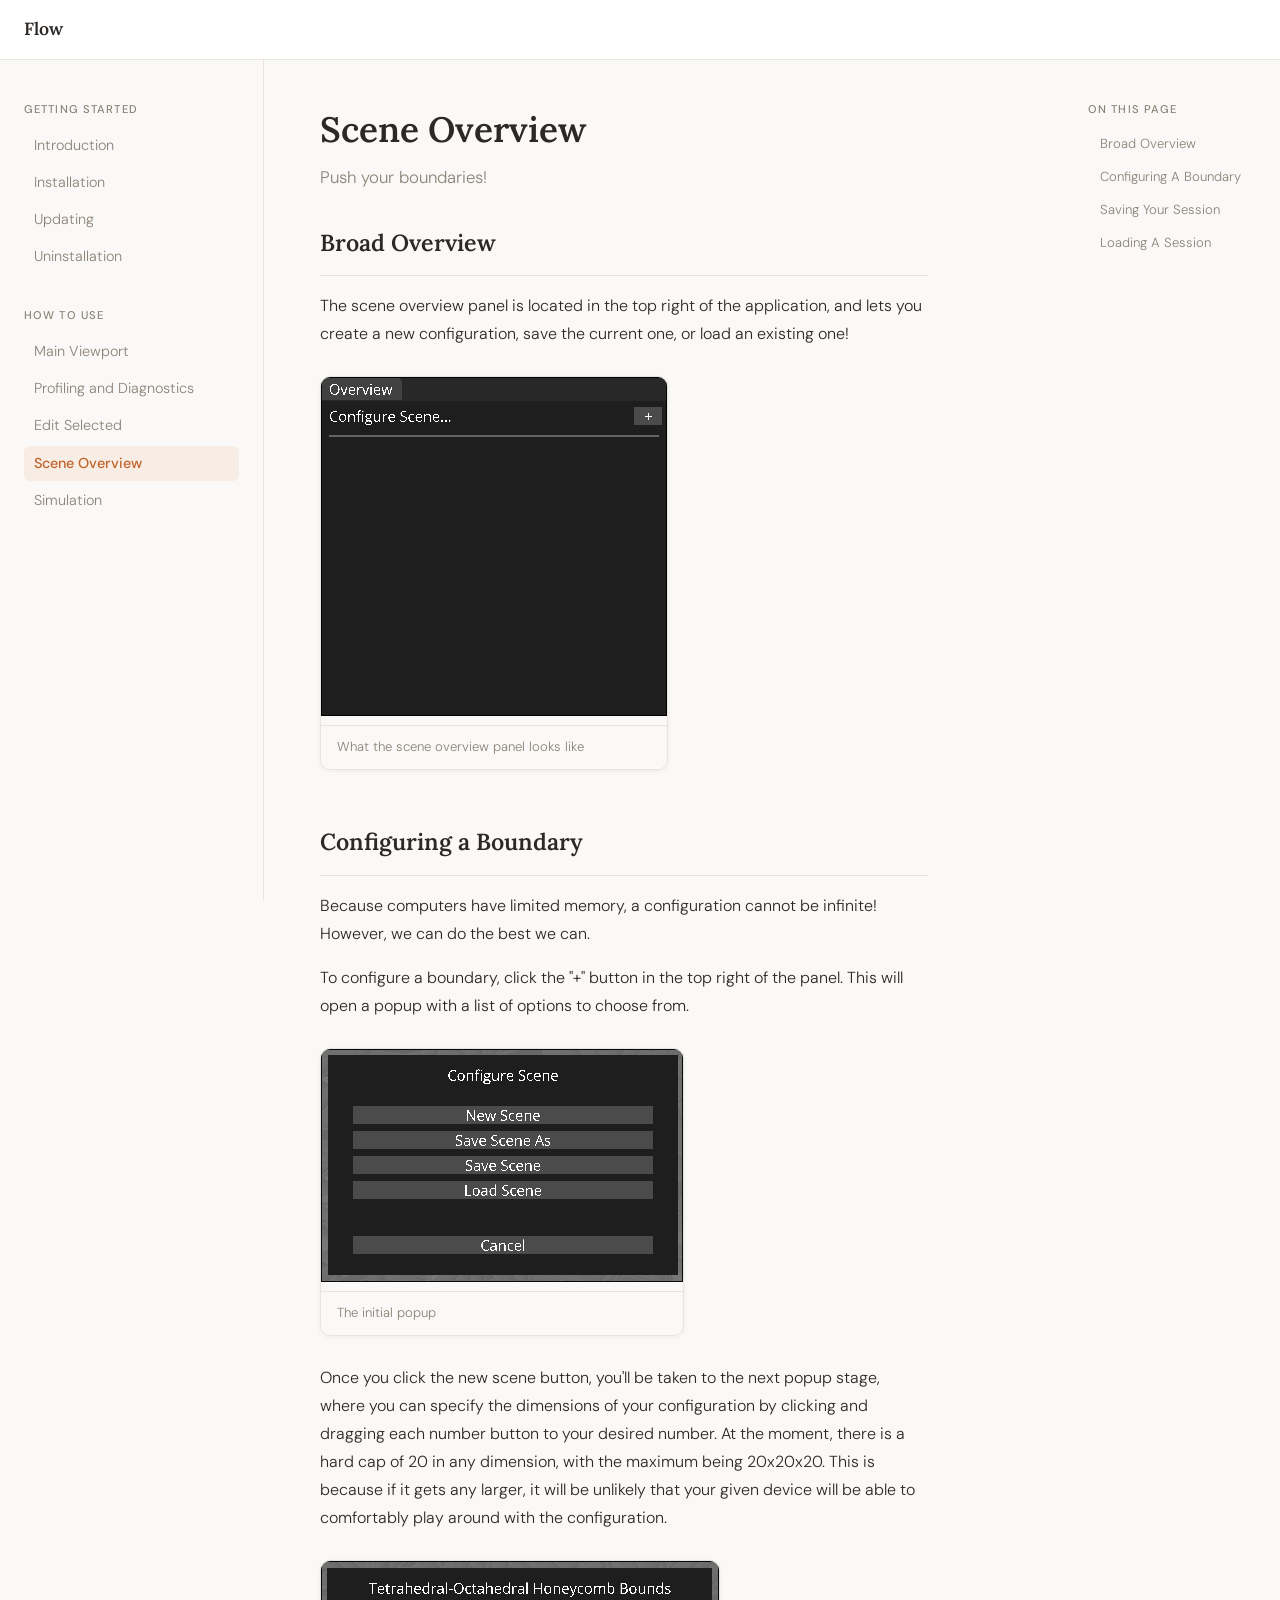
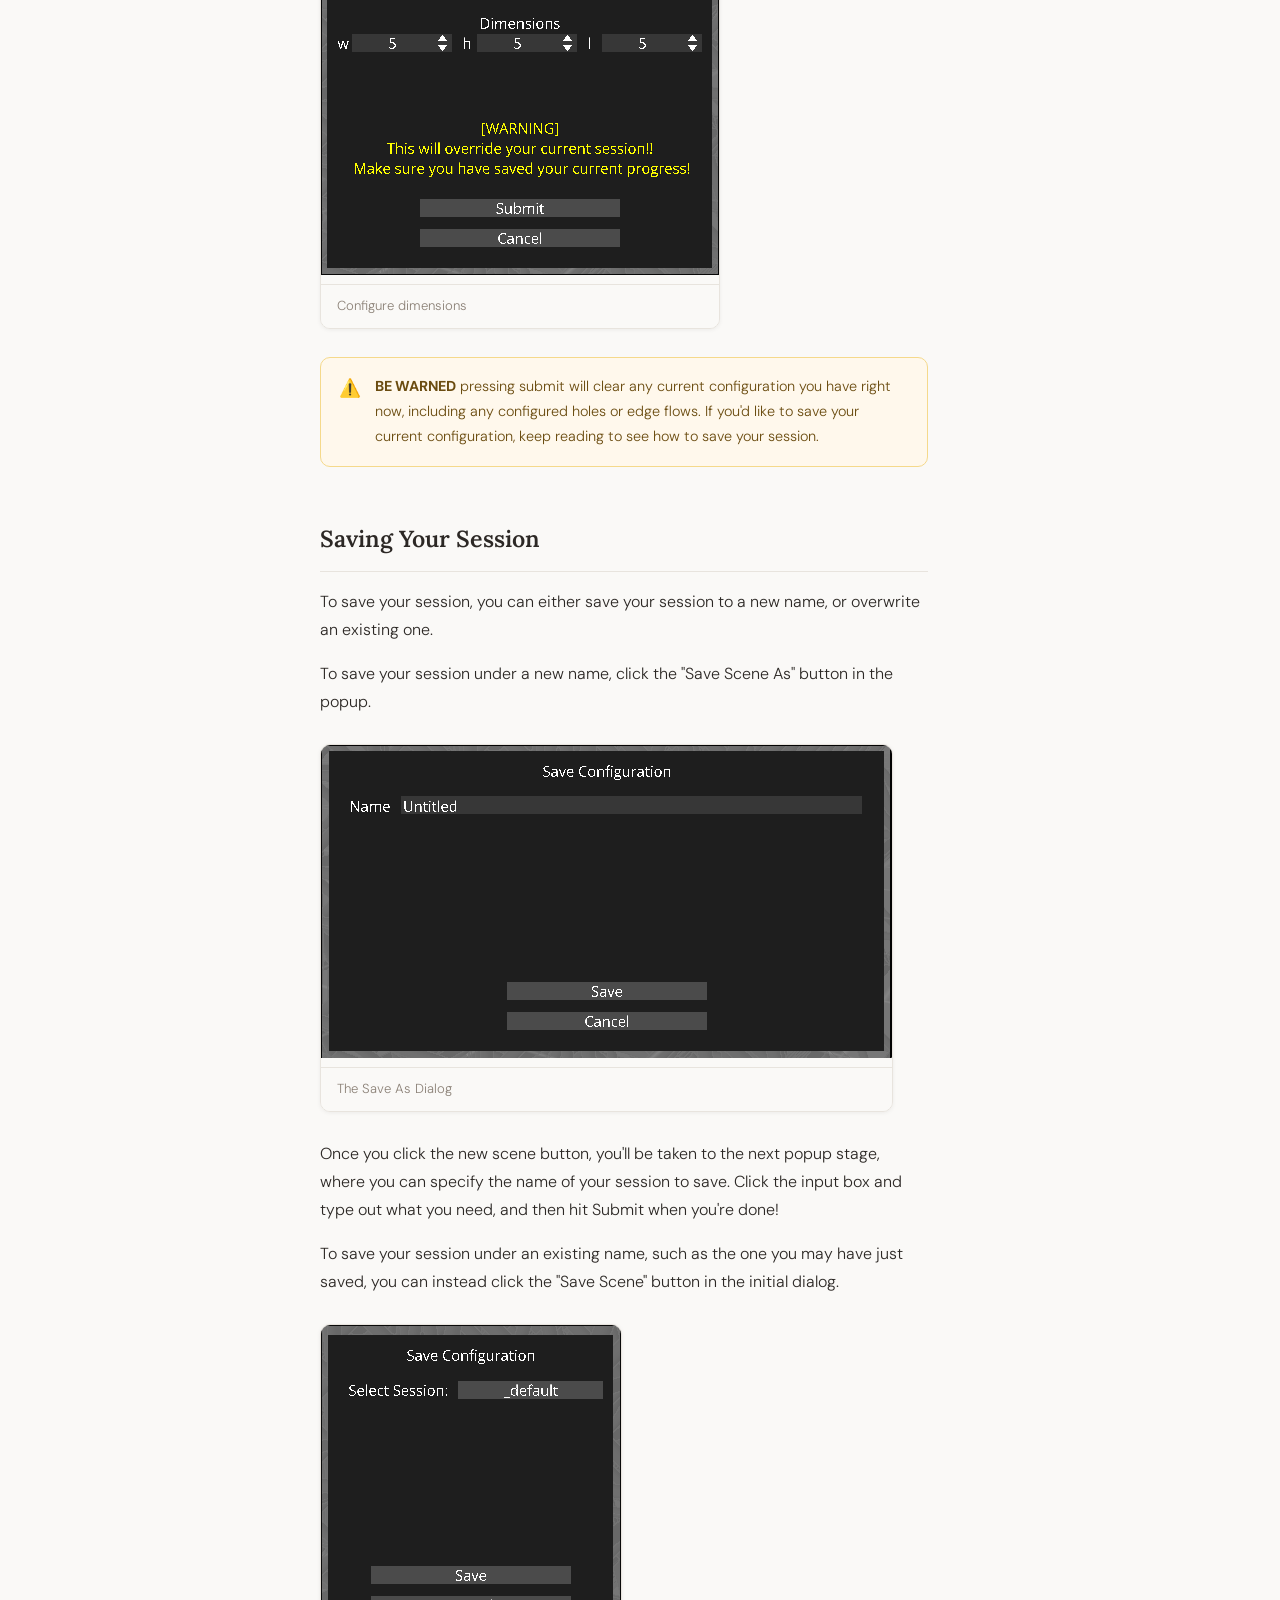
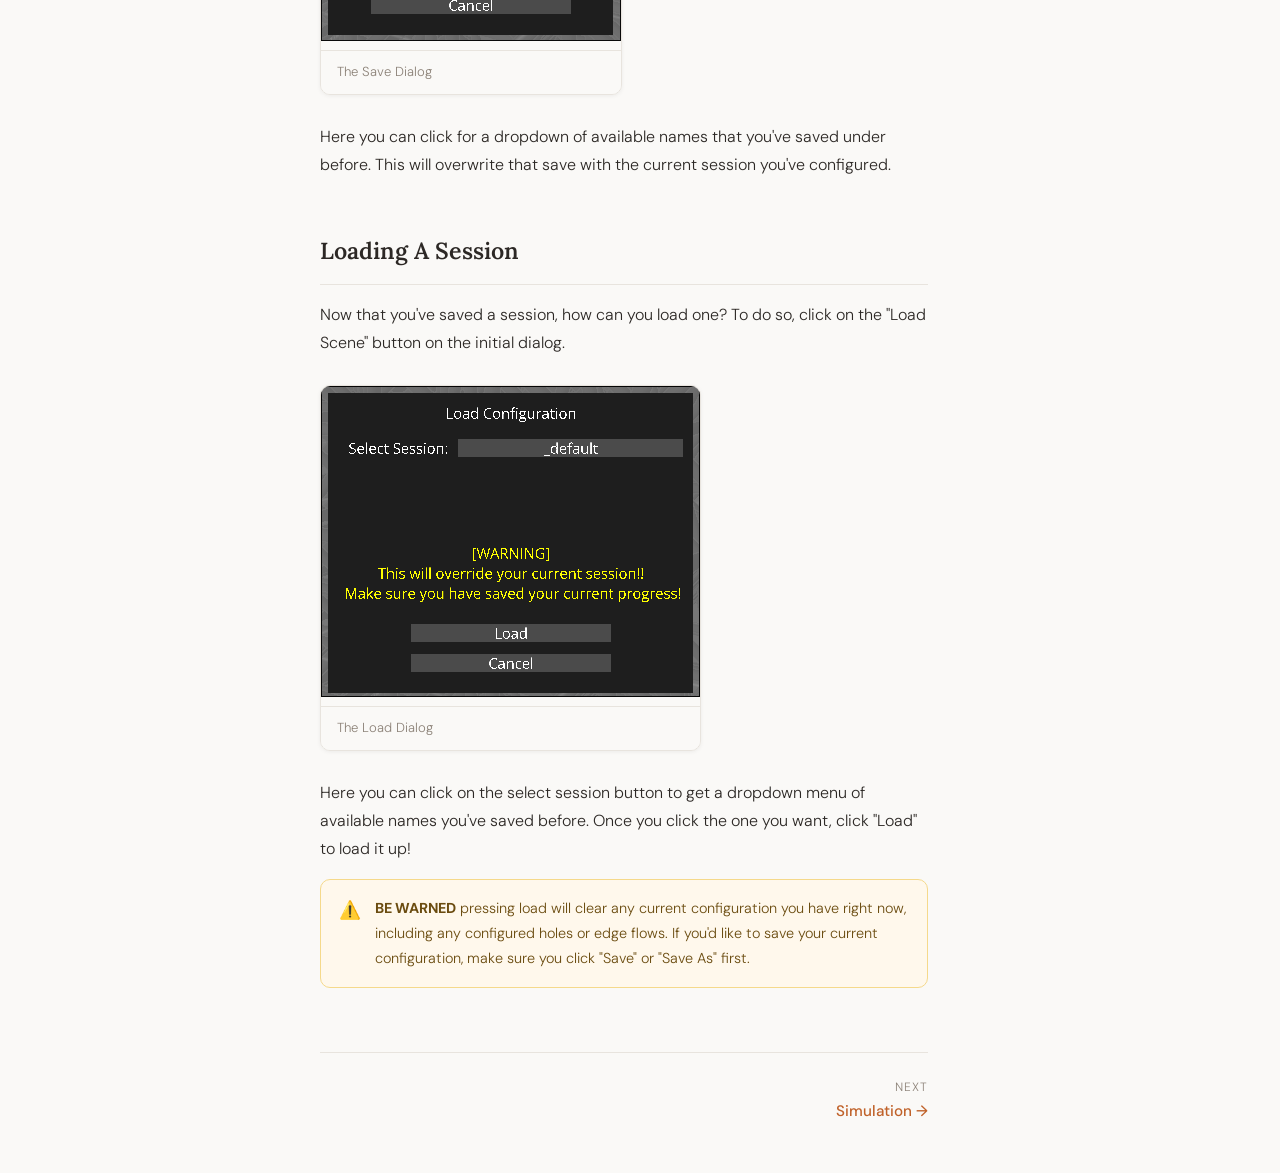
<file: sceneoverview.html>
<!DOCTYPE html>
<html lang="en">
<head>
  <meta charset="UTF-8" />
  <meta name="viewport" content="width=device-width, initial-scale=1.0" />
  <title>Flow — Documentation</title>
  <link rel="stylesheet" href="flow.css" />
  <link rel="preconnect" href="https://fonts.googleapis.com" />
  <link rel="preconnect" href="https://fonts.gstatic.com" crossorigin />
  <link href="https://fonts.googleapis.com/css2?family=Lora:ital,wght@0,400;0,600;1,400&family=DM+Sans:wght@300;400;500&display=swap" rel="stylesheet" />
</head>
<body>

  <header class="topbar">
    <div class="topbar-inner">
      <a href="index.html" class="logo">
        <span class="logo-text">Flow</span>
      </a>
    </div>
  </header>

  <div class="layout">

    <aside class="sidebar">
      <div class="sidebar-section">
        <p class="sidebar-label">Getting Started</p>
        <ul>
          <li><a href="flow.html">Introduction</a></li>
          <li><a href="installation.html">Installation</a></li>
          <li><a href="updating.html">Updating</a></li>
          <li><a href="uninstallation.html">Uninstallation</a></li>
        </ul>
      </div>
      <div class="sidebar-section">
        <p class="sidebar-label">How to Use</p>
        <ul>
          <li><a href="mainviewport.html">Main Viewport</a></li>
          <li><a href="profiling.html">Profiling and Diagnostics</a></li>
          <li><a href="editselected.html">Edit Selected</a></li>
          <li><a href="sceneoverview.html" class="active">Scene Overview</a></li>
          <li><a href="simulation.html">Simulation</a></li>
        </ul>
      </div>
    </aside>

    <main class="content">

      <div class="page-header">
        <h1>Scene Overview</h1>
        <p class="page-subtitle">Push your boundaries!</p>
      </div>

      <section class="doc-section">
        <h2 id="broad-overview">Broad Overview</h2>
        <p>
          The scene overview panel is located in the top right of the application, and lets you create a new configuration, save the current one, or load an existing one!
        </p>
        <figure class="doc-image">
          <img src="images/configure.png"/>
          <figcaption>What the scene overview panel looks like</figcaption>
        </figure>
      </section>

      <section class="doc-section">
        <h2 id="configuring-a-boundary">Configuring a Boundary</h2>
        <p>
          Because computers have limited memory, a configuration cannot be infinite! However, we can do the best we can. 
        </p>
        <p>
          To configure a boundary, click the "+" button in the top right of the panel. This will
          open a popup with a list of options to choose from. 
        </p>
        <figure class="doc-image">
          <img src="images/popup.png"/>
          <figcaption>The initial popup</figcaption>
        </figure>
        <p>
          Once you click the new scene button, you'll be taken to the next popup stage, where you
          can specify the dimensions of your configuration by clicking and dragging each number button to your desired number.
          At the moment, there is a hard cap of 20 in any dimension, with the maximum being 20x20x20. This is because if it gets any larger,
          it will be unlikely that your given device will be able to comfortably play around with the configuration.
        </p>
        <figure class="doc-image">
          <img src="images/toh.png"/>
          <figcaption>Configure dimensions</figcaption>
        </figure>
        <div class="callout callout-warning">
          <span class="callout-icon">⚠️</span>
          <div>
            <strong>BE WARNED</strong> pressing submit will clear any current configuration you have right now, including any 
            configured holes or edge flows. If you'd like to save your current configuration, keep reading to see how to save your session.
          </div>
        </div>
      </section>

      <section class="doc-section">
        <h2 id="saving-your-session">Saving Your Session</h2>
        <p>
          To save your session, you can either save your session to a new name, or overwrite an existing one.
        </p>
        <p>
          To save your session under a new name, click the "Save Scene As" button in the popup.
        </p>
        <figure class="doc-image">
          <img src="images/saveas.png"/>
          <figcaption>The Save As Dialog</figcaption>
        </figure>
        <p>
          Once you click the new scene button, you'll be taken to the next popup stage, where you
          can specify the name of your session to save. Click the input box and type out what you need,
          and then hit Submit when you're done!
        </p>
        <p>
          To save your session under an existing name, such as the one you may have just saved, you can
          instead click the "Save Scene" button in the initial dialog.
        </p>
        <figure class="doc-image">
          <img src="images/save.png"/>
          <figcaption>The Save Dialog</figcaption>
        </figure>
        <p>
          Here you can click for a dropdown of available names that you've saved under before. This will overwrite
          that save with the current session you've configured.
        </p>
      </section>

      <section class="doc-section">
        <h2 id="loading-a-session">Loading A Session</h2>
        <p>
          Now that you've saved a session, how can you load one? To do so, click on the "Load Scene"
          button on the initial dialog.
        </p>
        <figure class="doc-image">
          <img src="images/load.png"/>
          <figcaption>The Load Dialog</figcaption>
        </figure>
        <p>
          Here you can click on the select session button to get a dropdown menu of available names
          you've saved before. Once you click the one you want, click "Load" to load it up!
        </p>
        <div class="callout callout-warning">
          <span class="callout-icon">⚠️</span>
          <div>
            <strong>BE WARNED</strong> pressing load will clear any current configuration you have right now, including any 
            configured holes or edge flows. If you'd like to save your current configuration, make sure you click "Save" or "Save As"
            first.
          </div>
        </div>
      </section>

      <div class="page-nav">
        <div></div>
        <a href="simulation.html" class="page-nav-next">
          <span class="page-nav-label">Next</span>
          <span class="page-nav-title">Simulation →</span>
        </a>
      </div>

    </main>

    <aside class="toc">
      <p class="toc-title">On this page</p>
      <ul>
        <li><a href="#broad-overview">Broad Overview</a></li>
        <li><a href="#configuring-a-boundary">Configuring A Boundary</a></li>
        <li><a href="#saving-your-session">Saving Your Session</a></li>
        <li><a href="#loading-a-session">Loading A Session</a></li>
      </ul>
    </aside>

  </div>

</body>
</html>
</file>
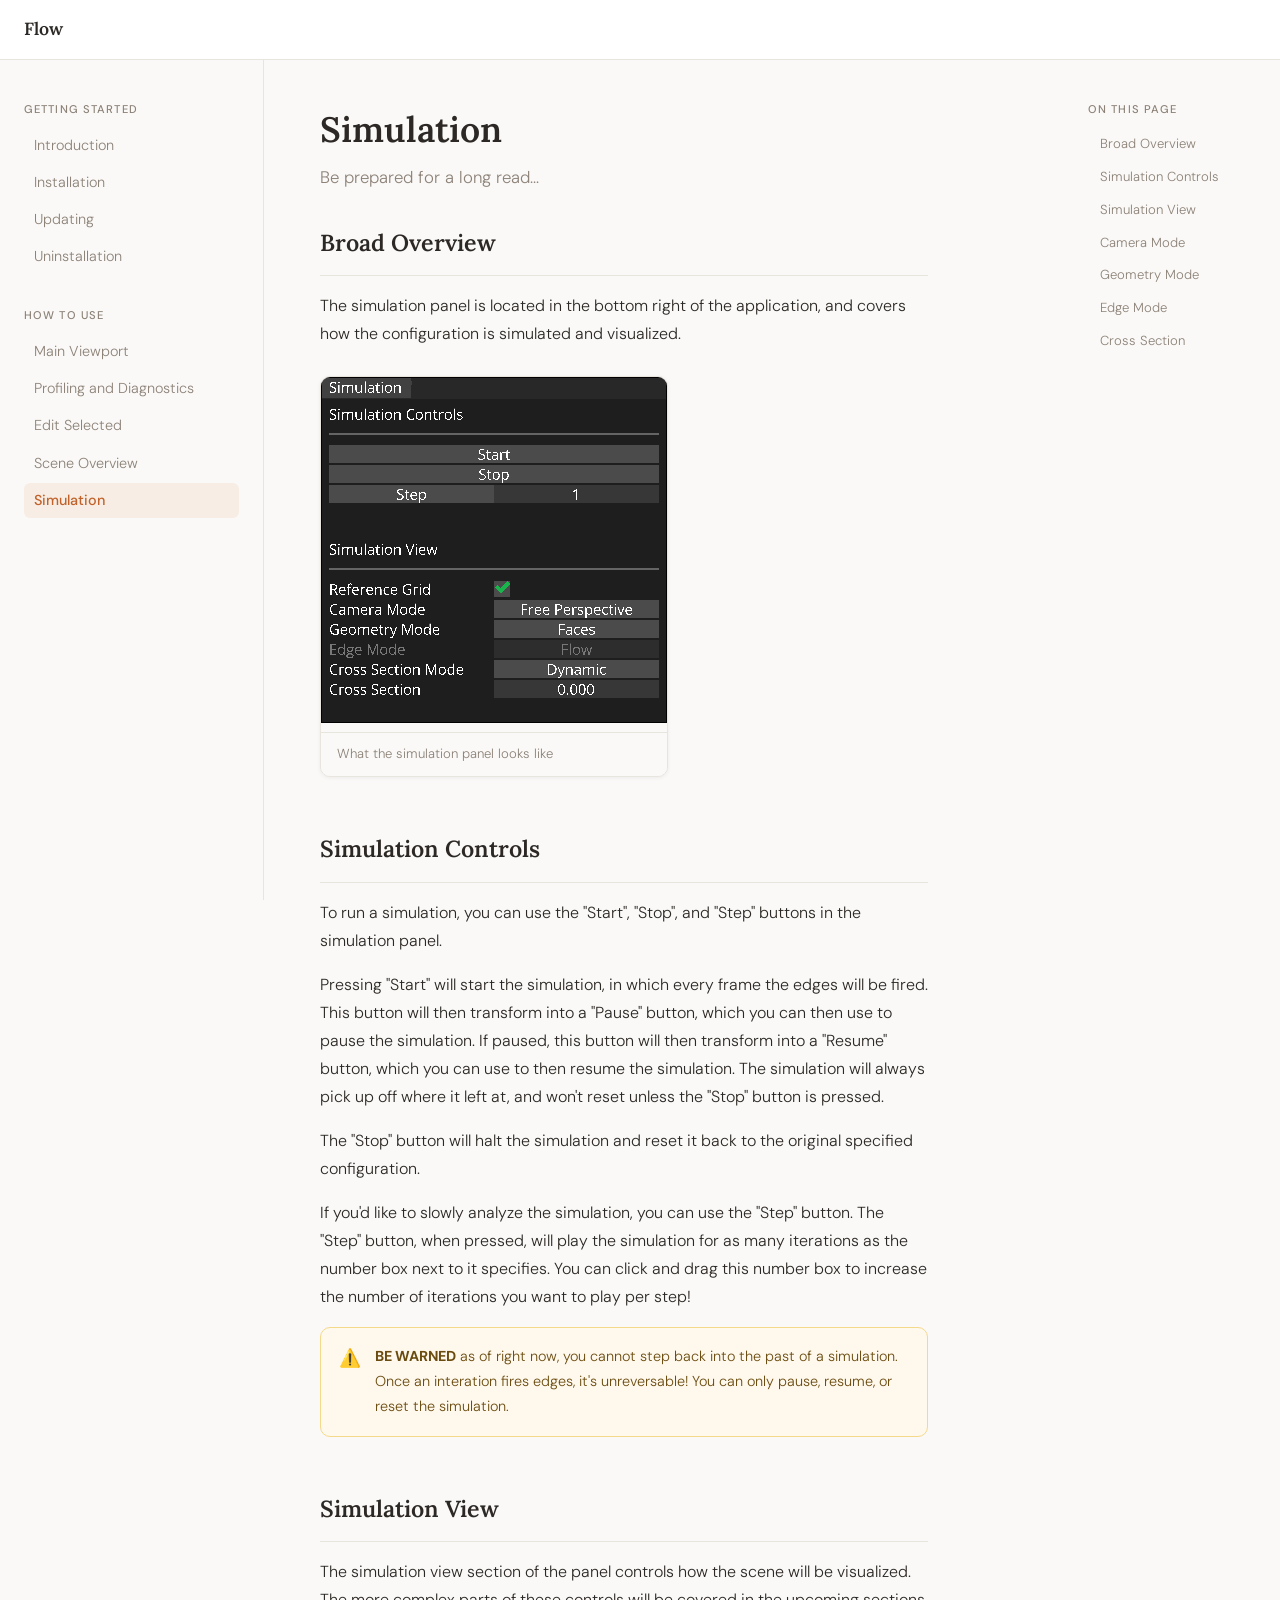
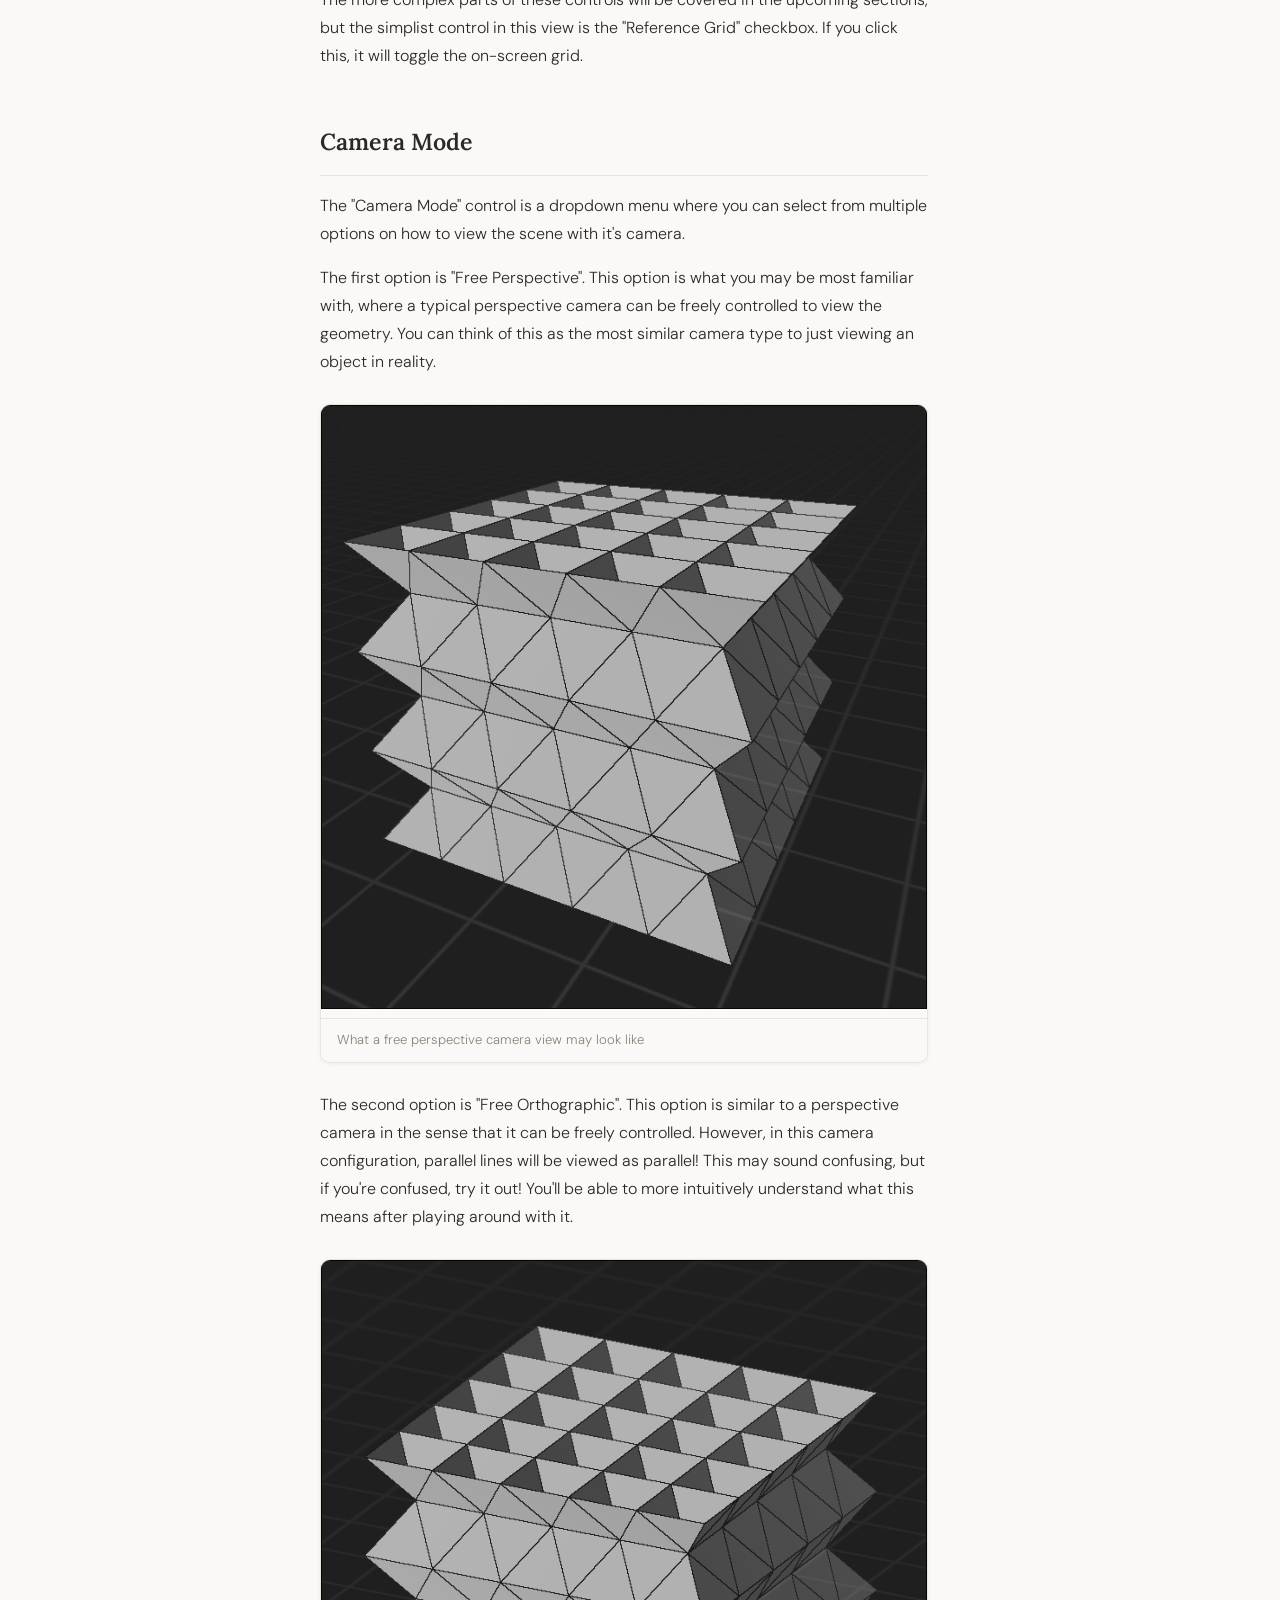
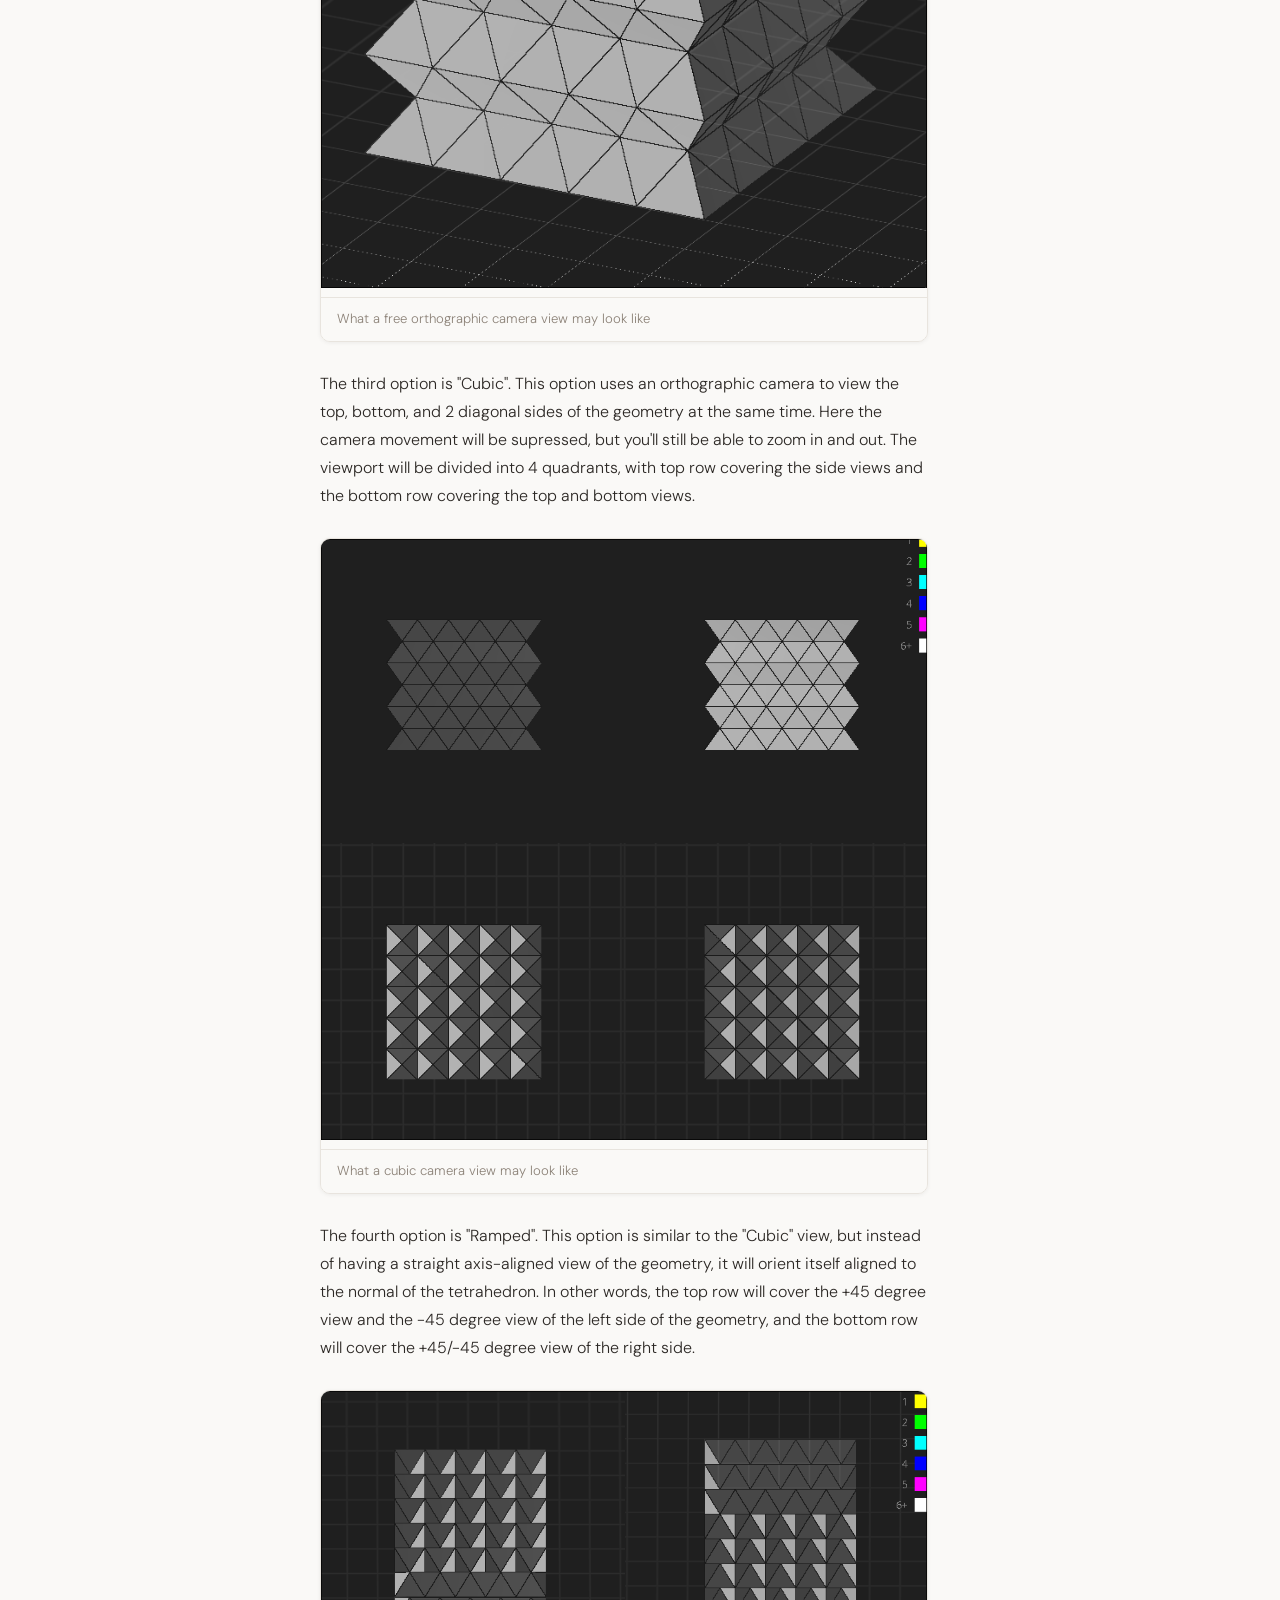
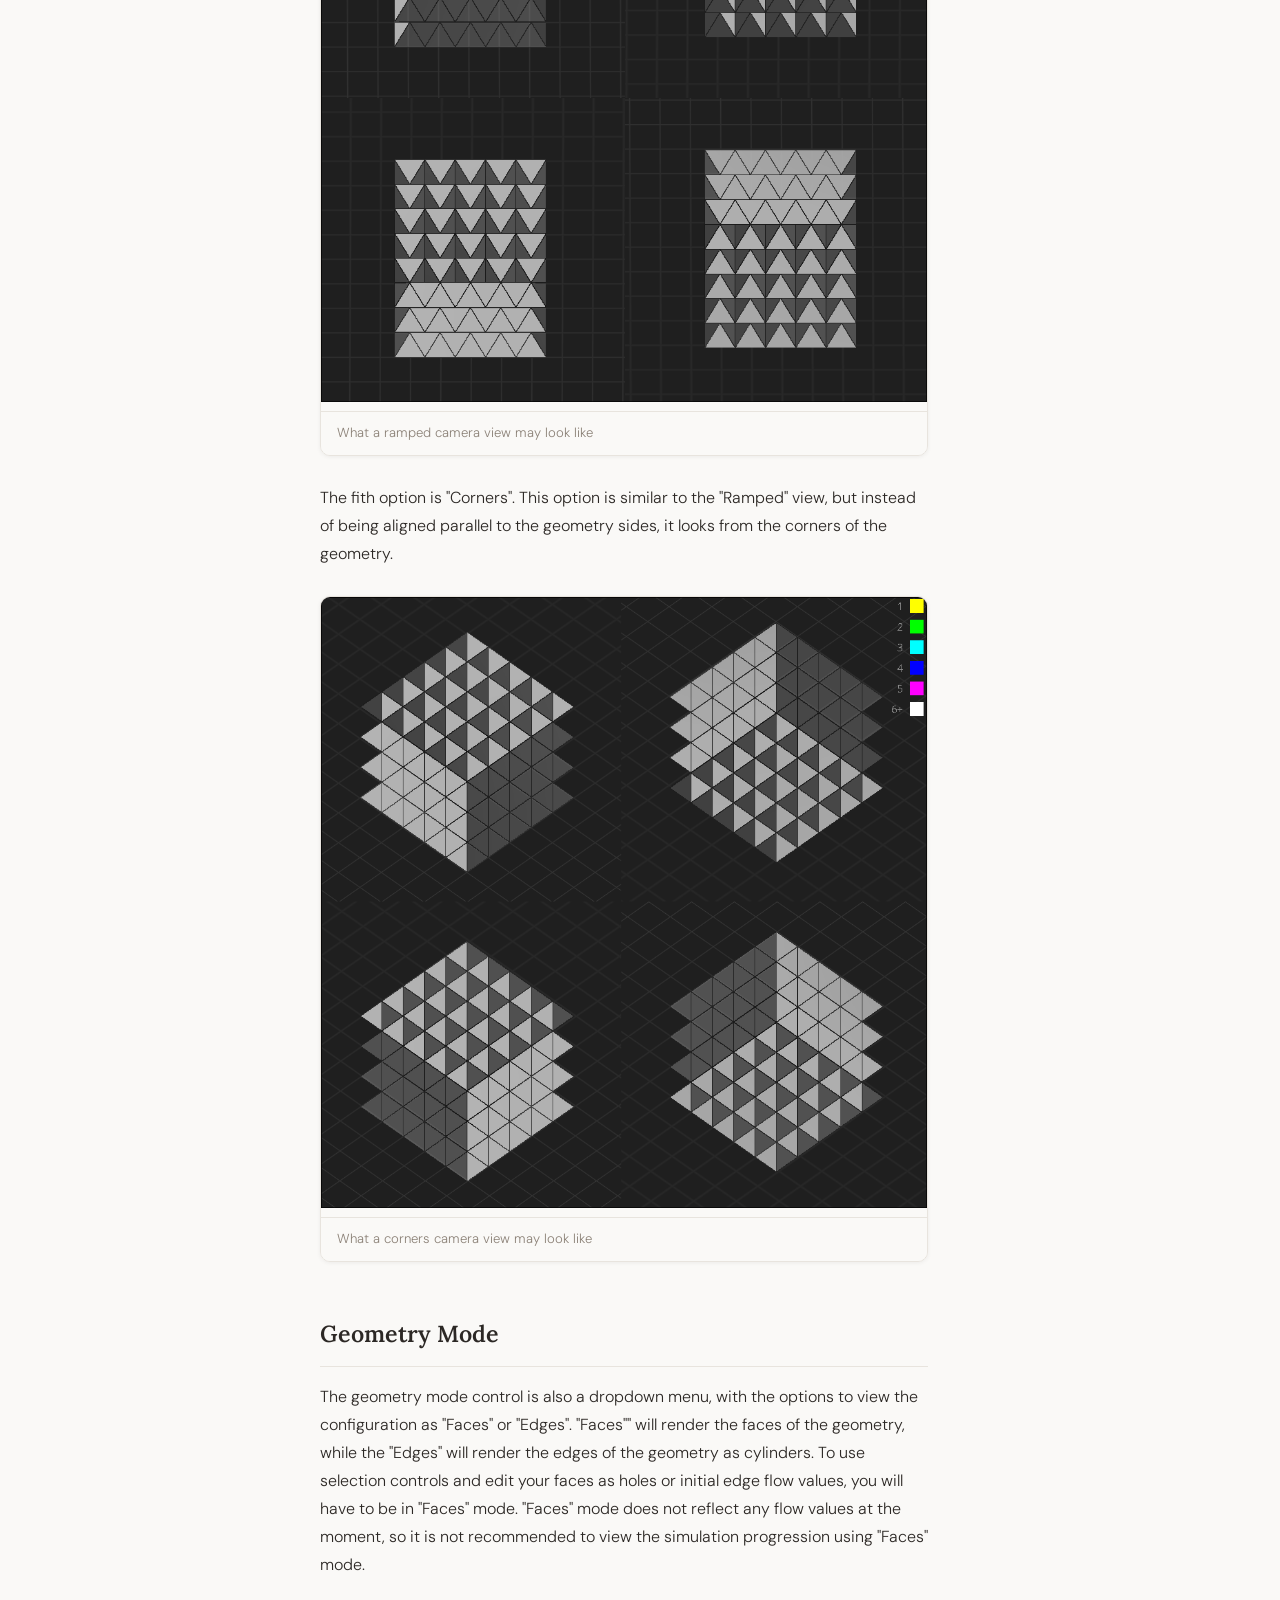
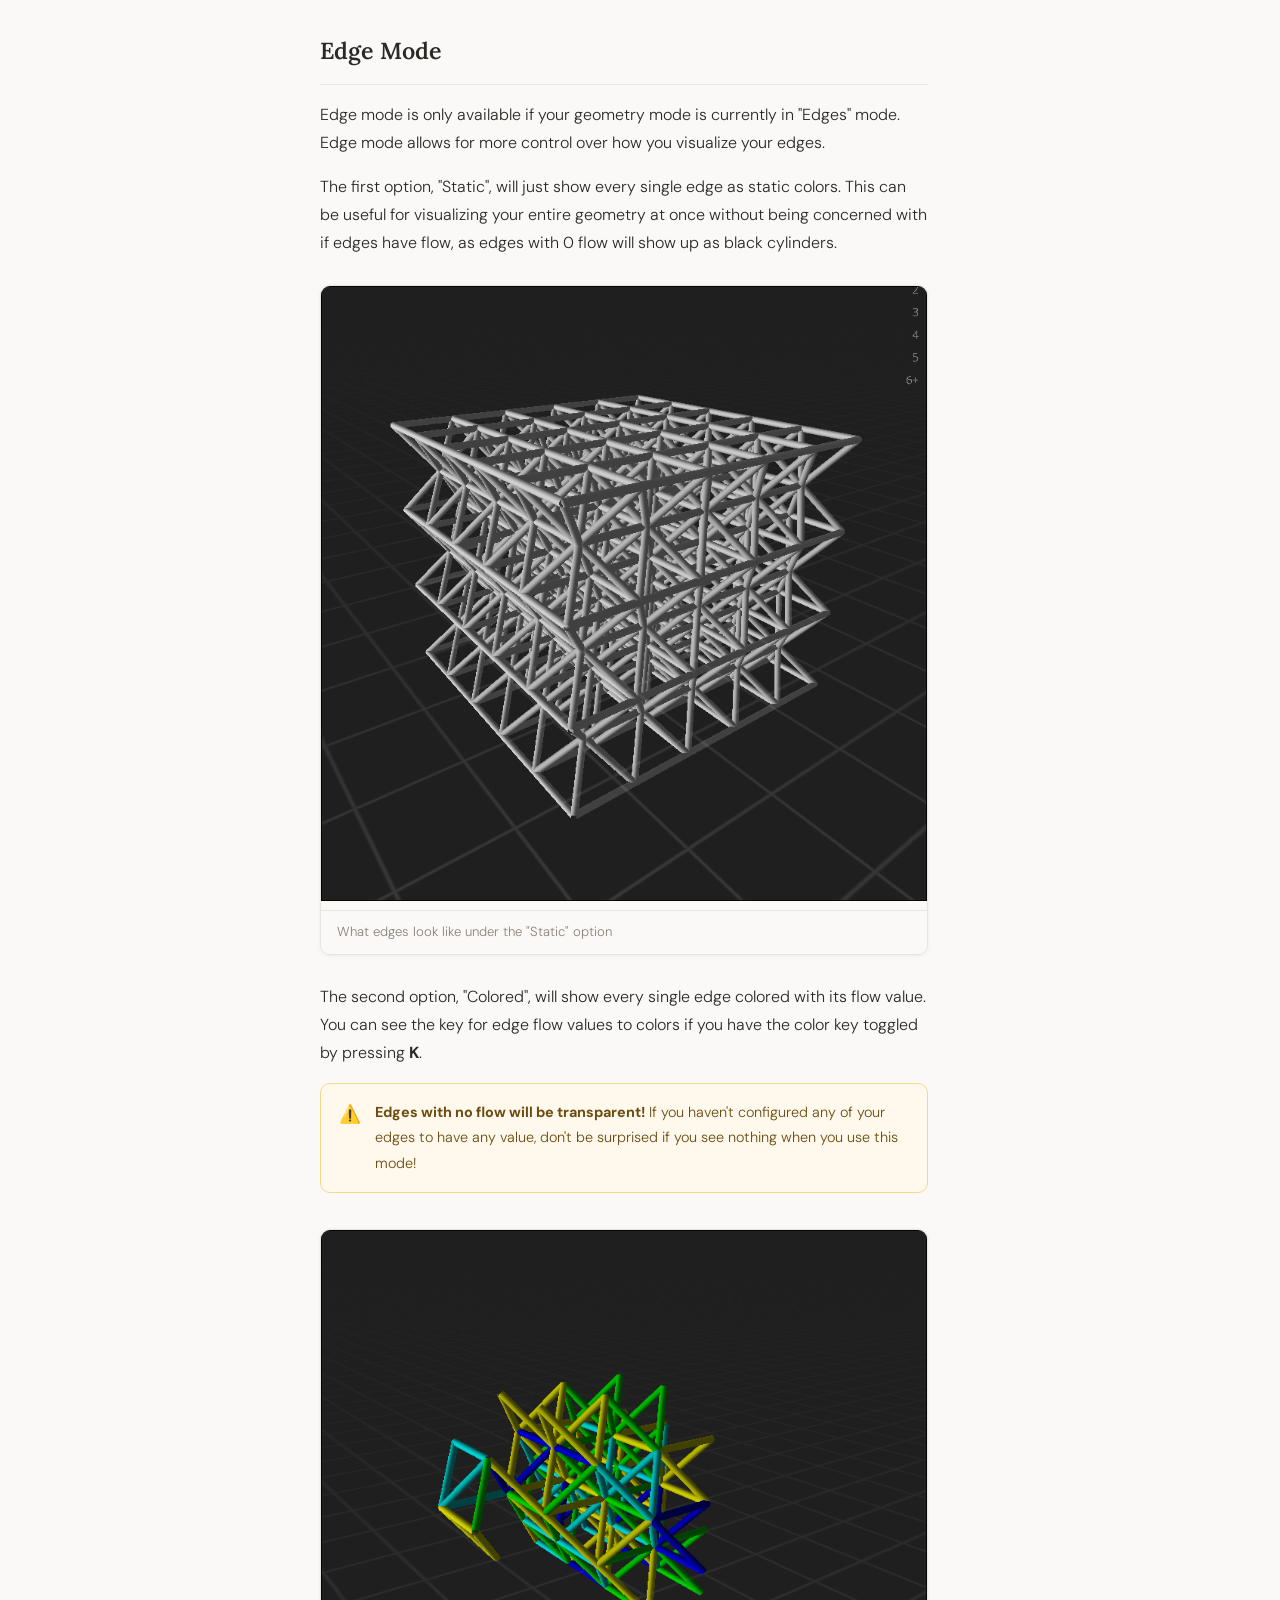
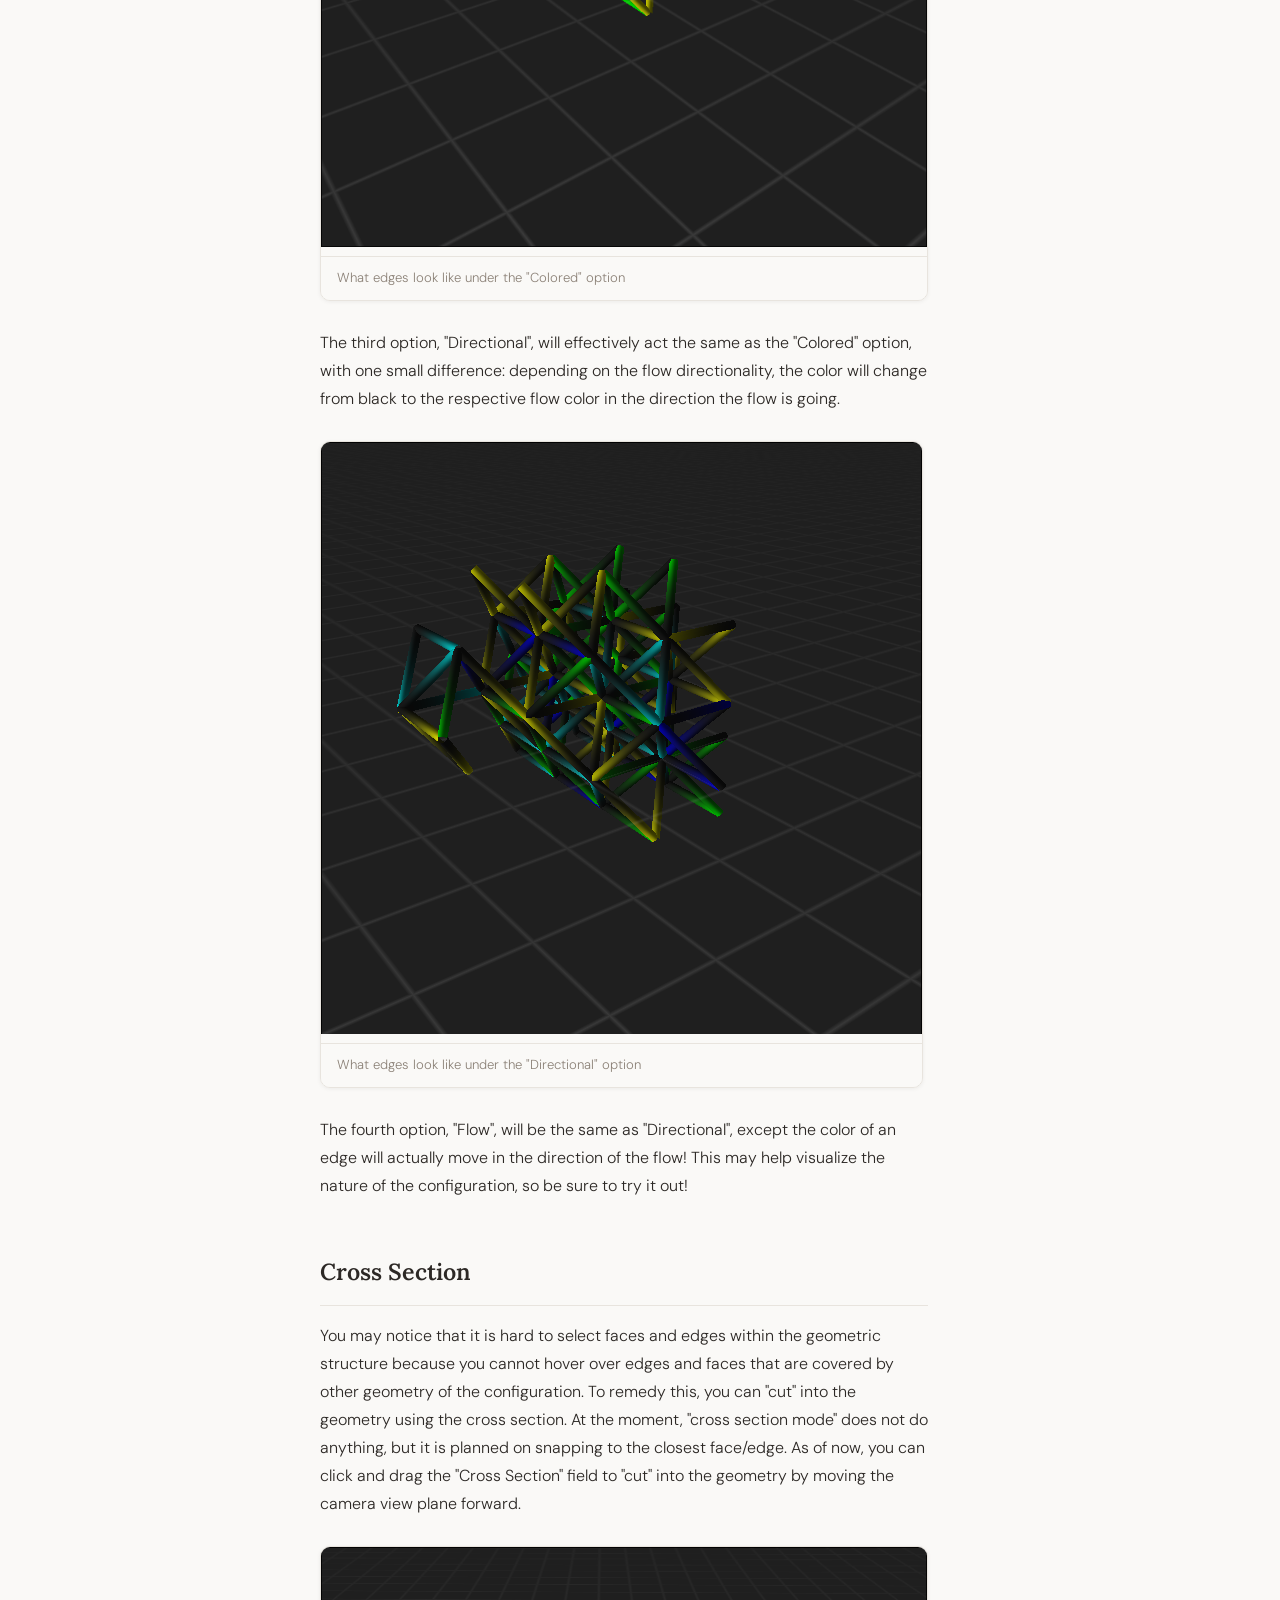
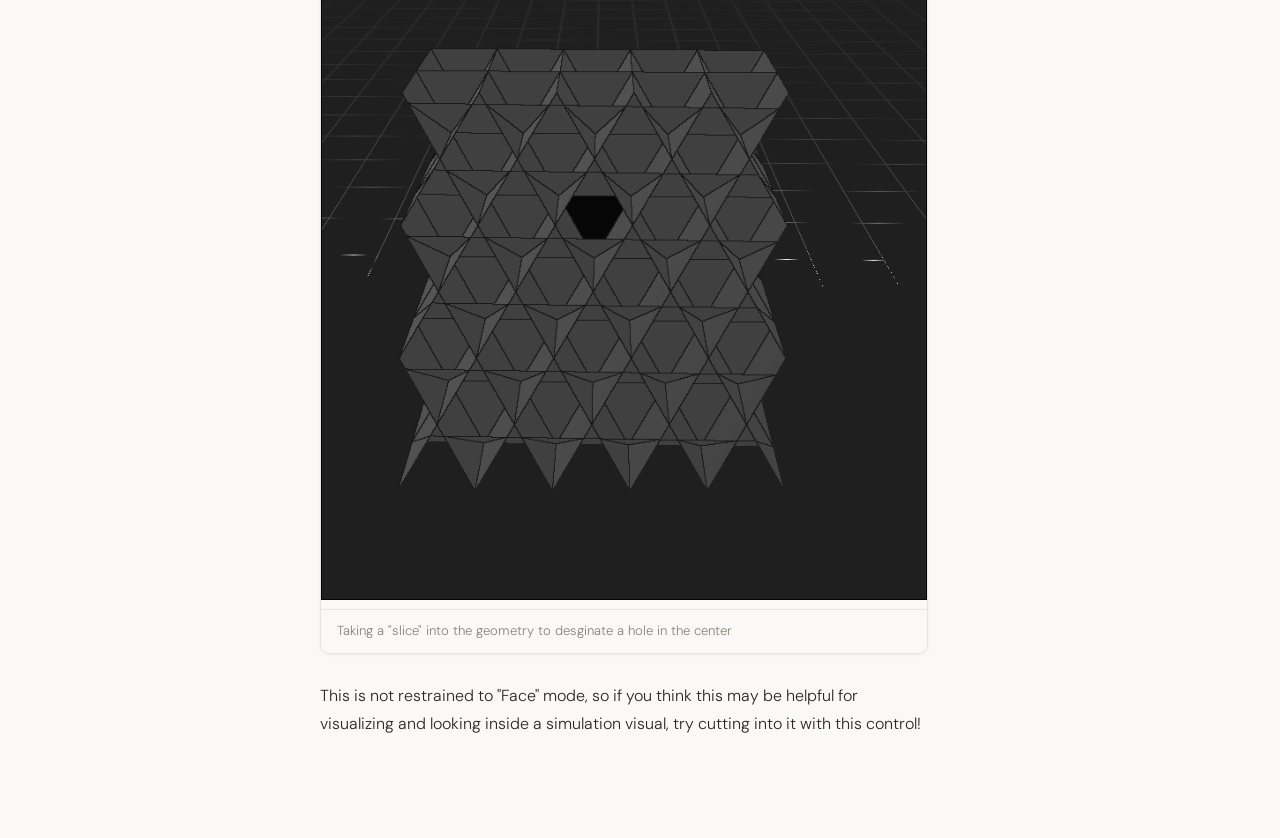
<file: simulation.html>
<!DOCTYPE html>
<html lang="en">
<head>
  <meta charset="UTF-8" />
  <meta name="viewport" content="width=device-width, initial-scale=1.0" />
  <title>Flow — Documentation</title>
  <link rel="stylesheet" href="flow.css" />
  <link rel="preconnect" href="https://fonts.googleapis.com" />
  <link rel="preconnect" href="https://fonts.gstatic.com" crossorigin />
  <link href="https://fonts.googleapis.com/css2?family=Lora:ital,wght@0,400;0,600;1,400&family=DM+Sans:wght@300;400;500&display=swap" rel="stylesheet" />
</head>
<body>

  <header class="topbar">
    <div class="topbar-inner">
      <a href="index.html" class="logo">
        <span class="logo-text">Flow</span>
      </a>
    </div>
  </header>

  <div class="layout">

    <aside class="sidebar">
      <div class="sidebar-section">
        <p class="sidebar-label">Getting Started</p>
        <ul>
          <li><a href="flow.html">Introduction</a></li>
          <li><a href="installation.html">Installation</a></li>
          <li><a href="updating.html">Updating</a></li>
          <li><a href="uninstallation.html">Uninstallation</a></li>
        </ul>
      </div>
      <div class="sidebar-section">
        <p class="sidebar-label">How to Use</p>
        <ul>
          <li><a href="mainviewport.html">Main Viewport</a></li>
          <li><a href="profiling.html">Profiling and Diagnostics</a></li>
          <li><a href="editselected.html">Edit Selected</a></li>
          <li><a href="sceneoverview.html">Scene Overview</a></li>
          <li><a href="simulation.html" class="active">Simulation</a></li>
        </ul>
      </div>
    </aside>

    <main class="content">

      <div class="page-header">
        <h1>Simulation</h1>
        <p class="page-subtitle">Be prepared for a long read...</p>
      </div>

      <section class="doc-section">
        <h2 id="broad-overview">Broad Overview</h2>
        <p>
          The simulation panel is located in the bottom right of the application, and covers how the configuration is simulated and visualized.
        </p>
        <figure class="doc-image">
          <img src="images/simulation.png"/>
          <figcaption>What the simulation panel looks like</figcaption>
        </figure>
      </section>

      <section class="doc-section">
        <h2 id="simulation-controls">Simulation Controls</h2>
        <p>
          To run a simulation, you can use the "Start", "Stop", and "Step" buttons in the simulation panel.
        </p>
        <p>
          Pressing "Start" will start the simulation, in which every frame the edges will be fired. This button will then transform
          into a "Pause" button, which you can then use to pause the simulation. If paused, this button will then transform into a "Resume"
          button, which you can use to then resume the simulation. The simulation will always pick up off where it left at, and won't reset
          unless the "Stop" button is pressed.
        </p>
        <p>
          The "Stop" button will halt the simulation and reset it back to the original specified configuration.
        </p>
        <p>
          If you'd like to slowly analyze the simulation, you can use the "Step" button. The "Step" button, when pressed,
          will play the simulation for as many iterations as the number box next to it specifies. You can click and drag this
          number box to increase the number of iterations you want to play per step!
        </p>
        <div class="callout callout-warning">
          <span class="callout-icon">⚠️</span>
          <div>
            <strong>BE WARNED</strong> as of right now, you cannot step back into the past of a simulation. Once an interation
            fires edges, it's unreversable! You can only pause, resume, or reset the simulation.
          </div>
        </div>
      </section>

      <section class="doc-section">
        <h2 id="simulation-view">Simulation View</h2>
        <p>
          The simulation view section of the panel controls how the scene will be visualized. The more complex parts
          of these controls will be covered in the upcoming sections, but the simplist control in this view is the
          "Reference Grid" checkbox. If you click this, it will toggle the on-screen grid.
        </p>
      </section>

      <section class="doc-section">
        <h2 id="camera-mode">Camera Mode</h2>
        <p>
          The "Camera Mode" control is a dropdown menu where you can select from multiple options on how to view the scene
          with it's camera.
        </p>
        <p>
          The first option is "Free Perspective". This option is what you may be most familiar with, where a typical perspective
          camera can be freely controlled to view the geometry. You can think of this as the most similar camera type to just viewing
          an object in reality.
        </p>
        <figure class="doc-image">
          <img src="images/freep.png"/>
          <figcaption>What a free perspective camera view may look like</figcaption>
        </figure>
        <p>
          The second option is "Free Orthographic". This option is similar to a perspective camera in the sense that it can be freely
          controlled. However, in this camera configuration, parallel lines will be viewed as parallel! This may sound confusing, but if you're
          confused, try it out! You'll be able to more intuitively understand what this means after playing around with it.
        </p>
        <figure class="doc-image">
          <img src="images/freeo.png"/>
          <figcaption>What a free orthographic camera view may look like</figcaption>
        </figure>
        <p>
          The third option is "Cubic". This option uses an orthographic camera to view the top, bottom, and 2 diagonal sides of the geometry at the same time.
          Here the camera movement will be supressed, but you'll still be able to zoom in and out. The viewport will be divided into 4 quadrants, with
          top row covering the side views and the bottom row covering the top and bottom views.
        </p>
        <figure class="doc-image">
          <img src="images/cubic.png"/>
          <figcaption>What a cubic camera view may look like</figcaption>
        </figure>
        <p>
          The fourth option is "Ramped". This option is similar to the "Cubic" view, but instead of having a straight axis-aligned view of the geometry,
          it will orient itself aligned to the normal of the tetrahedron. In other words, the top row will cover the +45 degree view and the -45 degree view
          of the left side of the geometry, and the bottom row will cover the +45/-45 degree view of the right side.
        </p>
        <figure class="doc-image">
          <img src="images/ramped.png"/>
          <figcaption>What a ramped camera view may look like</figcaption>
        </figure>
        <p>
          The fith option is "Corners". This option is similar to the "Ramped" view, but instead of being aligned parallel to the geometry sides, it looks
          from the corners of the geometry.
        </p>
        <figure class="doc-image">
          <img src="images/corners.png"/>
          <figcaption>What a corners camera view may look like</figcaption>
        </figure>
      </section>

      <section class="doc-section">
        <h2 id="geometry-mode">Geometry Mode</h2>
        <p>
          The geometry mode control is also a dropdown menu, with the options to view the configuration as "Faces" or "Edges". "Faces"" will
          render the faces of the geometry, while the "Edges" will render the edges of the geometry as cylinders. To use selection controls
          and edit your faces as holes or initial edge flow values, you will have to be in "Faces" mode. "Faces" mode does not reflect any flow
          values at the moment, so it is not recommended to view the simulation progression using "Faces" mode.
        </p>
      </section>

      <section class="doc-section">
        <h2 id="edge-mode">Edge Mode</h2>
        <p>
          Edge mode is only available if your geometry mode is currently in "Edges" mode. Edge mode allows for more control over how you visualize
          your edges.
        </p>
        <p>
          The first option, "Static", will just show every single edge as static colors. This can be useful for visualizing your entire geometry at once
          without being concerned with if edges have flow, as edges with 0 flow will show up as black cylinders.
        </p>
        <figure class="doc-image">
          <img src="images/static.png"/>
          <figcaption>What edges look like under the "Static" option</figcaption>
        </figure>
        <p>
          The second option, "Colored", will show every single edge colored with its flow value. You can see the key for edge flow values to colors if you have
          the color key toggled by pressing <strong>K</strong>.
        </p>
        <div class="callout callout-warning">
          <span class="callout-icon">⚠️</span>
          <div>
            <strong>Edges with no flow will be transparent!</strong> If you haven't configured any of your edges to have any value, don't be surprised if you see
            nothing when you use this mode!
          </div>
        </div>
        <figure class="doc-image">
          <img src="images/colored.png"/>
          <figcaption>What edges look like under the "Colored" option</figcaption>
        </figure>
        <p>
          The third option, "Directional", will effectively act the same as the "Colored" option, with one small difference: depending on the flow
          directionality, the color will change from black to the respective flow color in the direction the flow is going.
        </p>
        <figure class="doc-image">
          <img src="images/directional.png"/>
          <figcaption>What edges look like under the "Directional" option</figcaption>
        </figure>
        <p>
          The fourth option, "Flow", will be the same as "Directional", except the color of an edge will actually move in the direction of the flow!
          This may help visualize the nature of the configuration, so be sure to try it out!
        </p>
      </section>

      <section class="doc-section">
        <h2 id="cross-section">Cross Section</h2>
        <p>
          You may notice that it is hard to select faces and edges within the geometric structure because you cannot hover over edges
          and faces that are covered by other geometry of the configuration. To remedy this, you can "cut" into the geometry using the cross section.
          At the moment, "cross section mode" does not do anything, but it is planned on snapping to the closest face/edge. As of now, you can click
          and drag the "Cross Section" field to "cut" into the geometry by moving the camera view plane forward.
        </p>
        <figure class="doc-image">
          <img src="images/slice.png"/>
          <figcaption>Taking a "slice" into the geometry to desginate a hole in the center</figcaption>
        </figure>
        <p>
          This is not restrained to "Face" mode, so if you think this may be helpful for visualizing and looking inside a simulation visual, try
          cutting into it with this control!
        </p>
      </section>

    </main>

    <aside class="toc">
      <p class="toc-title">On this page</p>
      <ul>
        <li><a href="#broad-overview">Broad Overview</a></li>
        <li><a href="#simulation-controls">Simulation Controls</a></li>
        <li><a href="#simulation-view">Simulation View</a></li>
        <li><a href="#camera-mode">Camera Mode</a></li>
        <li><a href="#geometry-mode">Geometry Mode</a></li>
        <li><a href="#edge-mode">Edge Mode</a></li>
        <li><a href="#cross-section">Cross Section</a></li>
      </ul>
    </aside>

  </div>

</body>
</html>
</file>
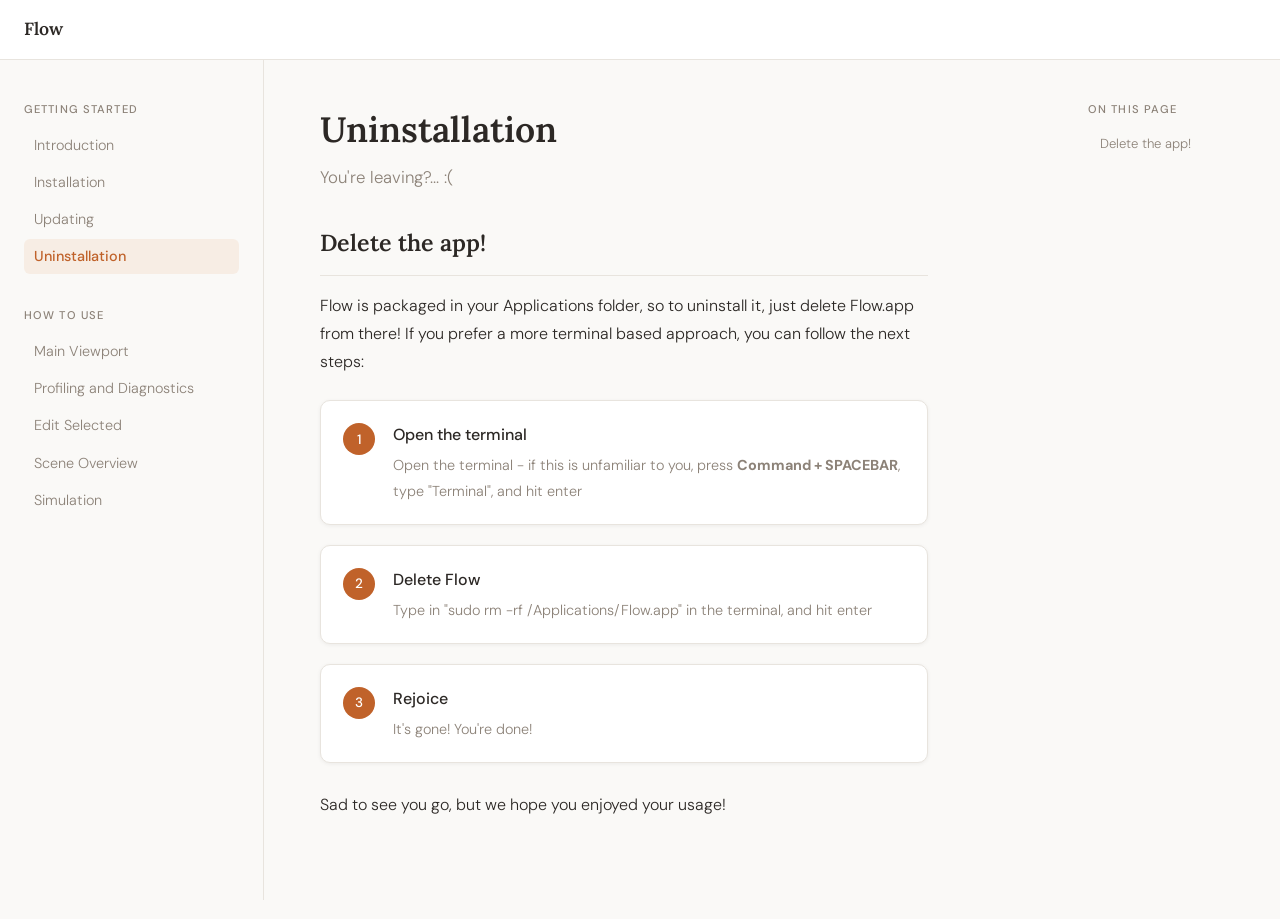
<file: uninstallation.html>
<!DOCTYPE html>
<html lang="en">
<head>
  <meta charset="UTF-8" />
  <meta name="viewport" content="width=device-width, initial-scale=1.0" />
  <title>Flow — Documentation</title>
  <link rel="stylesheet" href="flow.css" />
  <link rel="preconnect" href="https://fonts.googleapis.com" />
  <link rel="preconnect" href="https://fonts.gstatic.com" crossorigin />
  <link href="https://fonts.googleapis.com/css2?family=Lora:ital,wght@0,400;0,600;1,400&family=DM+Sans:wght@300;400;500&display=swap" rel="stylesheet" />
</head>
<body>

  <!-- ── Top Navigation ── -->
  <header class="topbar">
    <div class="topbar-inner">
      <a href="index.html" class="logo">
        <span class="logo-text">Flow</span>
      </a>
    </div>
  </header>

  <div class="layout">

    <!-- ── Sidebar ── -->
    <aside class="sidebar">
      <div class="sidebar-section">
        <p class="sidebar-label">Getting Started</p>
        <ul>
          <li><a href="flow.html">Introduction</a></li>
          <li><a href="installation.html">Installation</a></li>
          <li><a href="updating.html">Updating</a></li>
          <li><a href="uninstallation.html" class="active">Uninstallation</a></li>
        </ul>
      </div>
      <div class="sidebar-section">
        <p class="sidebar-label">How to Use</p>
        <ul>
          <li><a href="mainviewport.html">Main Viewport</a></li>
          <li><a href="profiling.html">Profiling and Diagnostics</a></li>
          <li><a href="editselected.html">Edit Selected</a></li>
          <li><a href="sceneoverview.html">Scene Overview</a></li>
          <li><a href="simulation.html">Simulation</a></li>
        </ul>
      </div>
    </aside>

    <!-- ── Main Content ── -->
    <main class="content">

      <!-- Page Header -->
      <div class="page-header">
        <h1>Uninstallation</h1>
        <p class="page-subtitle">You're leaving?... :(</p>
      </div>

      <!-- Section -->
      <section class="doc-section">
        <h2 id="delete-the-app">Delete the app!</h2>
        <p>
          Flow is packaged in your Applications folder, so to uninstall it, just delete Flow.app from there!
          If you prefer a more terminal based approach, you can follow the next steps:
        </p>
        <div class="steps">
          <div class="step">
            <div class="step-number">1</div>
            <div class="step-body">
              <h3>Open the terminal</h3>
              <p>Open the terminal - if this is unfamiliar to you, press <strong>Command + SPACEBAR</strong>, type "Terminal", and hit enter</p>
            </div>
          </div>
          <div class="step">
            <div class="step-number">2</div>
            <div class="step-body">
              <h3>Delete Flow</h3>
              <p>Type in "sudo rm -rf /Applications/Flow.app" in the terminal, and hit enter</p>
            </div>
          </div>
          <div class="step">
            <div class="step-number">3</div>
            <div class="step-body">
              <h3>Rejoice</h3>
              <p>It's gone! You're done!</p>
            </div>
          </div>
        </div>
        <br>
        <p>Sad to see you go, but we hope you enjoyed your usage!</p>
      </section>

    </main>

    <!-- ── Right TOC ── -->
    <aside class="toc">
      <p class="toc-title">On this page</p>
      <ul>
        <li><a href="#delete-the-app">Delete the app!</a></li>
      </ul>
    </aside>

  </div>

</body>
</html>
</file>
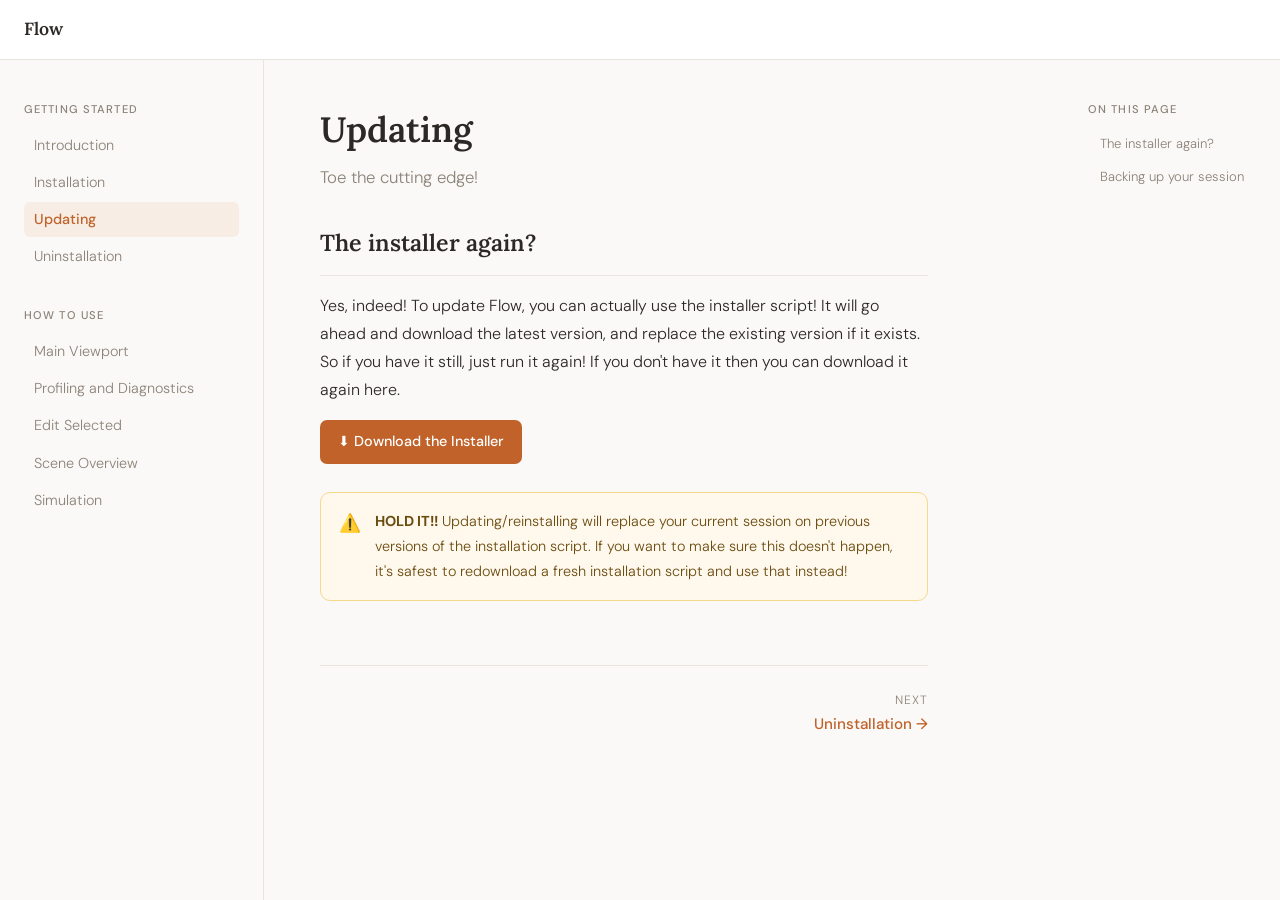
<file: updating.html>
<!DOCTYPE html>
<html lang="en">
<head>
  <meta charset="UTF-8" />
  <meta name="viewport" content="width=device-width, initial-scale=1.0" />
  <title>Flow — Documentation</title>
  <link rel="stylesheet" href="flow.css" />
  <link rel="preconnect" href="https://fonts.googleapis.com" />
  <link rel="preconnect" href="https://fonts.gstatic.com" crossorigin />
  <link href="https://fonts.googleapis.com/css2?family=Lora:ital,wght@0,400;0,600;1,400&family=DM+Sans:wght@300;400;500&display=swap" rel="stylesheet" />
</head>
<body>

  <!-- ── Top Navigation ── -->
  <header class="topbar">
    <div class="topbar-inner">
      <a href="index.html" class="logo">
        <span class="logo-text">Flow</span>
      </a>
    </div>
  </header>

  <div class="layout">

    <!-- ── Sidebar ── -->
    <aside class="sidebar">
      <div class="sidebar-section">
        <p class="sidebar-label">Getting Started</p>
        <ul>
          <li><a href="flow.html">Introduction</a></li>
          <li><a href="installation.html">Installation</a></li>
          <li><a href="updating.html" class="active">Updating</a></li>
          <li><a href="uninstallation.html">Uninstallation</a></li>
        </ul>
      </div>
      <div class="sidebar-section">
        <p class="sidebar-label">How to Use</p>
        <ul>
          <li><a href="mainviewport.html">Main Viewport</a></li>
          <li><a href="profiling.html">Profiling and Diagnostics</a></li>
          <li><a href="editselected.html">Edit Selected</a></li>
          <li><a href="sceneoverview.html">Scene Overview</a></li>
          <li><a href="simulation.html">Simulation</a></li>
        </ul>
      </div>
    </aside>

    <!-- ── Main Content ── -->
    <main class="content">

      <!-- Page Header -->
      <div class="page-header">
        <h1>Updating</h1>
        <p class="page-subtitle">Toe the cutting edge!</p>
      </div>

      <!-- Section -->
      <section class="doc-section">
        <h2 id="the-installer-again">The installer again?</h2>
        <p>
          Yes, indeed! To update Flow, you can actually use the installer script! It will go ahead
          and download the latest version, and replace the existing version if it exists. So if you have it still,
          just run it again! If you don't have it then you can download it again here.
        </p>
        <a href="install.sh" class="btn-download" download>
          ⬇ Download the Installer
        </a>
        <br><br>
        <div class="callout callout-warning">
          <span class="callout-icon">⚠️</span>
          <div>
            <strong>HOLD IT!!</strong> Updating/reinstalling will replace your current session on previous versions of the installation script. If you want to make sure this doesn't
            happen, it's safest to redownload a fresh installation script and use that instead!
          </div>
        </div>
      </section>

      <!-- Page footer nav -->
      <div class="page-nav">
        <div></div>
        <a href="uninstallation.html" class="page-nav-next">
          <span class="page-nav-label">Next</span>
          <span class="page-nav-title">Uninstallation →</span>
        </a>
      </div>

    </main>

    <!-- ── Right TOC ── -->
    <aside class="toc">
      <p class="toc-title">On this page</p>
      <ul>
        <li><a href="#the-installer-again">The installer again?</a></li>
        <li><a href="#backing-up-your-session">Backing up your session</a></li>
      </ul>
    </aside>

  </div>

</body>
</html>
</file>
<file: flow.css>
/* ── Variables ── */
:root {
  --bg:           #faf9f7;
  --surface:      #ffffff;
  --border:       #e8e4de;
  --text:         #2c2825;
  --text-muted:   #8c8278;
  --accent:       #c0622a;
  --accent-light: #f7ede4;
  --sidebar-w:    240px;
  --toc-w:        200px;
  --topbar-h:     60px;

  --font-display: 'Lora', Georgia, serif;
  --font-body:    'DM Sans', sans-serif;

  --radius:       10px;
  --shadow:       0 1px 4px rgba(0,0,0,0.06);
}

/* ── Reset ── */
*, *::before, *::after { box-sizing: border-box; margin: 0; padding: 0; }
a { color: var(--accent); text-decoration: none; }
a:hover { text-decoration: underline; }
img { max-width: 100%; }

/* ── Base ── */
html { scroll-behavior: smooth; }

body {
  background: var(--bg);
  color: var(--text);
  font-family: var(--font-body);
  font-size: 16px;
  line-height: 1.75;
  font-weight: 300;
}

/* ── Top Bar ── */
.topbar {
  position: sticky;
  top: 0;
  z-index: 100;
  height: var(--topbar-h);
  background: var(--surface);
  border-bottom: 1px solid var(--border);
}

.topbar-inner {
  max-width: 1280px;
  margin: 0 auto;
  padding: 0 24px;
  height: 100%;
  display: flex;
  align-items: center;
  justify-content: space-between;
}

.logo {
  display: flex;
  align-items: center;
  gap: 8px;
  font-family: var(--font-display);
  font-size: 1.1rem;
  font-weight: 600;
  color: var(--text);
  text-decoration: none;
}

.logo-mark {
  color: var(--accent);
  font-size: 0.9rem;
}

.top-nav {
  display: flex;
  align-items: center;
  gap: 24px;
  font-size: 0.9rem;
}

.top-nav a { color: var(--text-muted); }
.top-nav a:hover { color: var(--text); text-decoration: none; }

.btn-outline {
  border: 1px solid var(--border);
  border-radius: 6px;
  padding: 6px 14px;
  color: var(--text) !important;
  transition: border-color 0.15s, background 0.15s;
}
.btn-outline:hover {
  border-color: var(--accent);
  background: var(--accent-light);
  text-decoration: none !important;
}

/* ── Layout ── */
.layout {
  max-width: 1280px;
  margin: 0 auto;
  display: grid;
  grid-template-columns: var(--sidebar-w) 1fr var(--toc-w);
  gap: 0;
  min-height: calc(100vh - var(--topbar-h));
  padding: 0 24px;
}

/* ── Sidebar ── */
.sidebar {
  padding: 40px 24px 40px 0;
  border-right: 1px solid var(--border);
  position: sticky;
  top: var(--topbar-h);
  height: calc(100vh - var(--topbar-h));
  overflow-y: auto;
}

.sidebar-section { margin-bottom: 32px; }

.sidebar-label {
  font-size: 0.7rem;
  font-weight: 500;
  text-transform: uppercase;
  letter-spacing: 0.1em;
  color: var(--text-muted);
  margin-bottom: 8px;
}

.sidebar ul {
  list-style: none;
  display: flex;
  flex-direction: column;
  gap: 2px;
}

.sidebar ul a {
  display: block;
  padding: 5px 10px;
  border-radius: 6px;
  font-size: 0.9rem;
  color: var(--text-muted);
  transition: background 0.12s, color 0.12s;
}

.sidebar ul a:hover {
  background: var(--accent-light);
  color: var(--text);
  text-decoration: none;
}

.sidebar ul a.active {
  background: var(--accent-light);
  color: var(--accent);
  font-weight: 500;
}

/* ── Main Content ── */
.content {
  padding: 48px 56px;
  max-width: 720px;
}

/* ── Breadcrumb ── */
.breadcrumb {
  display: flex;
  align-items: center;
  gap: 6px;
  font-size: 0.8rem;
  color: var(--text-muted);
  margin-bottom: 28px;
}

.breadcrumb a { color: var(--text-muted); }
.breadcrumb a:hover { color: var(--accent); text-decoration: none; }
.breadcrumb span:last-child { color: var(--text); }

/* ── Page Header ── */
.page-header { margin-bottom: 32px; }

.page-header h1 {
  font-family: var(--font-display);
  font-size: 2.2rem;
  font-weight: 600;
  line-height: 1.25;
  color: var(--text);
  margin-bottom: 12px;
}

.page-subtitle {
  font-size: 1.05rem;
  color: var(--text-muted);
  line-height: 1.6;
}

/* ── Callouts ── */
.callout {
  display: flex;
  align-items: flex-start;
  gap: 14px;
  padding: 16px 18px;
  border-radius: var(--radius);
  font-size: 0.9rem;
  margin-bottom: 36px;
  border: 1px solid transparent;
}

.callout-icon { font-size: 1.1rem; line-height: 1.6; flex-shrink: 0; }

.callout-tip {
  background: #eef6ff;
  border-color: #c3daf9;
  color: #2a4a70;
}

.callout-warning {
  background: #fff8ec;
  border-color: #f5d98b;
  color: #6b4c10;
}

.callout a { color: inherit; font-weight: 500; }

/* ── Doc Sections ── */
.doc-section {
  margin-bottom: 52px;
}

.doc-section h2 {
  font-family: var(--font-display);
  font-size: 1.45rem;
  font-weight: 600;
  margin-bottom: 16px;
  color: var(--text);
  padding-bottom: 12px;
  border-bottom: 1px solid var(--border);
}

.doc-section p {
  margin-bottom: 16px;
  color: var(--text);
}

.doc-section p:last-child { margin-bottom: 0; }

/* ── Steps ── */
.steps {
  display: flex;
  flex-direction: column;
  gap: 20px;
  margin-top: 24px;
}

.step {
  display: flex;
  align-items: flex-start;
  gap: 18px;
  background: var(--surface);
  border: 1px solid var(--border);
  border-radius: var(--radius);
  padding: 20px 22px;
  box-shadow: var(--shadow);
}

.step-number {
  width: 32px;
  height: 32px;
  min-width: 32px;
  background: var(--accent);
  color: #fff;
  border-radius: 50%;
  display: flex;
  align-items: center;
  justify-content: center;
  font-size: 0.85rem;
  font-weight: 500;
  margin-top: 2px;
}

.step-body h3 {
  font-size: 1rem;
  font-weight: 500;
  margin-bottom: 4px;
  color: var(--text);
}

.step-body p {
  font-size: 0.9rem;
  color: var(--text-muted);
  margin: 0;
}

/* ── Card Grid ── */
.card-grid {
  display: grid;
  grid-template-columns: repeat(auto-fill, minmax(180px, 1fr));
  gap: 16px;
  margin-top: 24px;
}

.card {
  display: flex;
  flex-direction: column;
  gap: 8px;
  background: var(--surface);
  border: 1px solid var(--border);
  border-radius: var(--radius);
  padding: 22px 20px;
  box-shadow: var(--shadow);
  color: var(--text);
  text-decoration: none;
  transition: border-color 0.15s, box-shadow 0.15s, transform 0.15s;
}

.card:hover {
  border-color: var(--accent);
  box-shadow: 0 4px 14px rgba(192, 98, 42, 0.1);
  transform: translateY(-2px);
  text-decoration: none;
}

.card-icon { font-size: 1.4rem; }

.card h3 {
  font-size: 0.95rem;
  font-weight: 500;
  color: var(--text);
}

.card p {
  font-size: 0.85rem;
  color: var(--text-muted);
  margin: 0;
  line-height: 1.5;
}

/* ── Page Nav ── */
.page-nav {
  display: flex;
  justify-content: space-between;
  align-items: center;
  margin-top: 64px;
  padding-top: 24px;
  border-top: 1px solid var(--border);
}

.page-nav-next {
  display: flex;
  flex-direction: column;
  align-items: flex-end;
  color: var(--text);
  text-decoration: none;
}

.page-nav-label {
  font-size: 0.75rem;
  color: var(--text-muted);
  text-transform: uppercase;
  letter-spacing: 0.08em;
}

.page-nav-title {
  font-size: 0.95rem;
  font-weight: 500;
  color: var(--accent);
}

.page-nav-next:hover .page-nav-title { text-decoration: underline; }

/* ── Right TOC ── */
.toc {
  padding: 40px 0 40px 32px;
  position: sticky;
  top: var(--topbar-h);
  height: calc(100vh - var(--topbar-h));
  overflow-y: auto;
}

.toc-title {
  font-size: 0.7rem;
  font-weight: 500;
  text-transform: uppercase;
  letter-spacing: 0.1em;
  color: var(--text-muted);
  margin-bottom: 10px;
}

.toc ul { list-style: none; }

.toc ul li { margin-bottom: 4px; }

.toc ul a {
  font-size: 0.82rem;
  color: var(--text-muted);
  display: block;
  padding: 3px 0;
  border-left: 2px solid transparent;
  padding-left: 10px;
  transition: color 0.12s, border-color 0.12s;
}

.toc ul a:hover {
  color: var(--accent);
  border-color: var(--accent);
  text-decoration: none;
}

/* ── Footer ── */
.footer {
  background: var(--surface);
  border-top: 1px solid var(--border);
  text-align: center;
  padding: 24px;
  font-size: 0.82rem;
  color: var(--text-muted);
}

.footer a { color: var(--text-muted); margin: 0 4px; }
.footer a:hover { color: var(--accent); }

.doc-section h2 {
  scroll-margin-top: calc(var(--topbar-h) + 16px);
}

.doc-image {
  margin: 28px 0;
  border: 1px solid var(--border);
  border-radius: var(--radius);
  overflow: hidden;
  box-shadow: var(--shadow);
}

.doc-image {
  margin: 28px 0;
  border: 1px solid var(--border);
  border-radius: var(--radius);
  overflow: hidden;
  box-shadow: var(--shadow);
  width: fit-content;   /* shrinks to the image's natural size */
  max-width: 100%;      /* never overflows on small screens */
}

.doc-image figcaption {
  padding: 10px 16px;
  font-size: 0.82rem;
  color: var(--text-muted);
  background: var(--bg);
  border-top: 1px solid var(--border);
}

.btn-download {
  display: inline-flex;
  align-items: center;
  gap: 8px;
  background: var(--accent);
  color: #fff;
  padding: 9px 18px;
  border-radius: 7px;
  font-size: 0.9rem;
  font-weight: 500;
  text-decoration: none;
  transition: opacity 0.15s, transform 0.15s;
  vertical-align: middle;
}

.btn-download:hover {
  opacity: 0.88;
  transform: translateY(-1px);
  text-decoration: none;
  color: #fff;
}

/* ── Responsive ── */
@media (max-width: 1100px) {
  .toc { display: none; }
  .layout { grid-template-columns: var(--sidebar-w) 1fr; }
}

@media (max-width: 720px) {
  .sidebar { display: none; }
  .layout { grid-template-columns: 1fr; padding: 0 16px; }
  .content { padding: 32px 0; }
  .page-header h1 { font-size: 1.7rem; }
  .top-nav a:not(.btn-outline) { display: none; }
}
</file>
